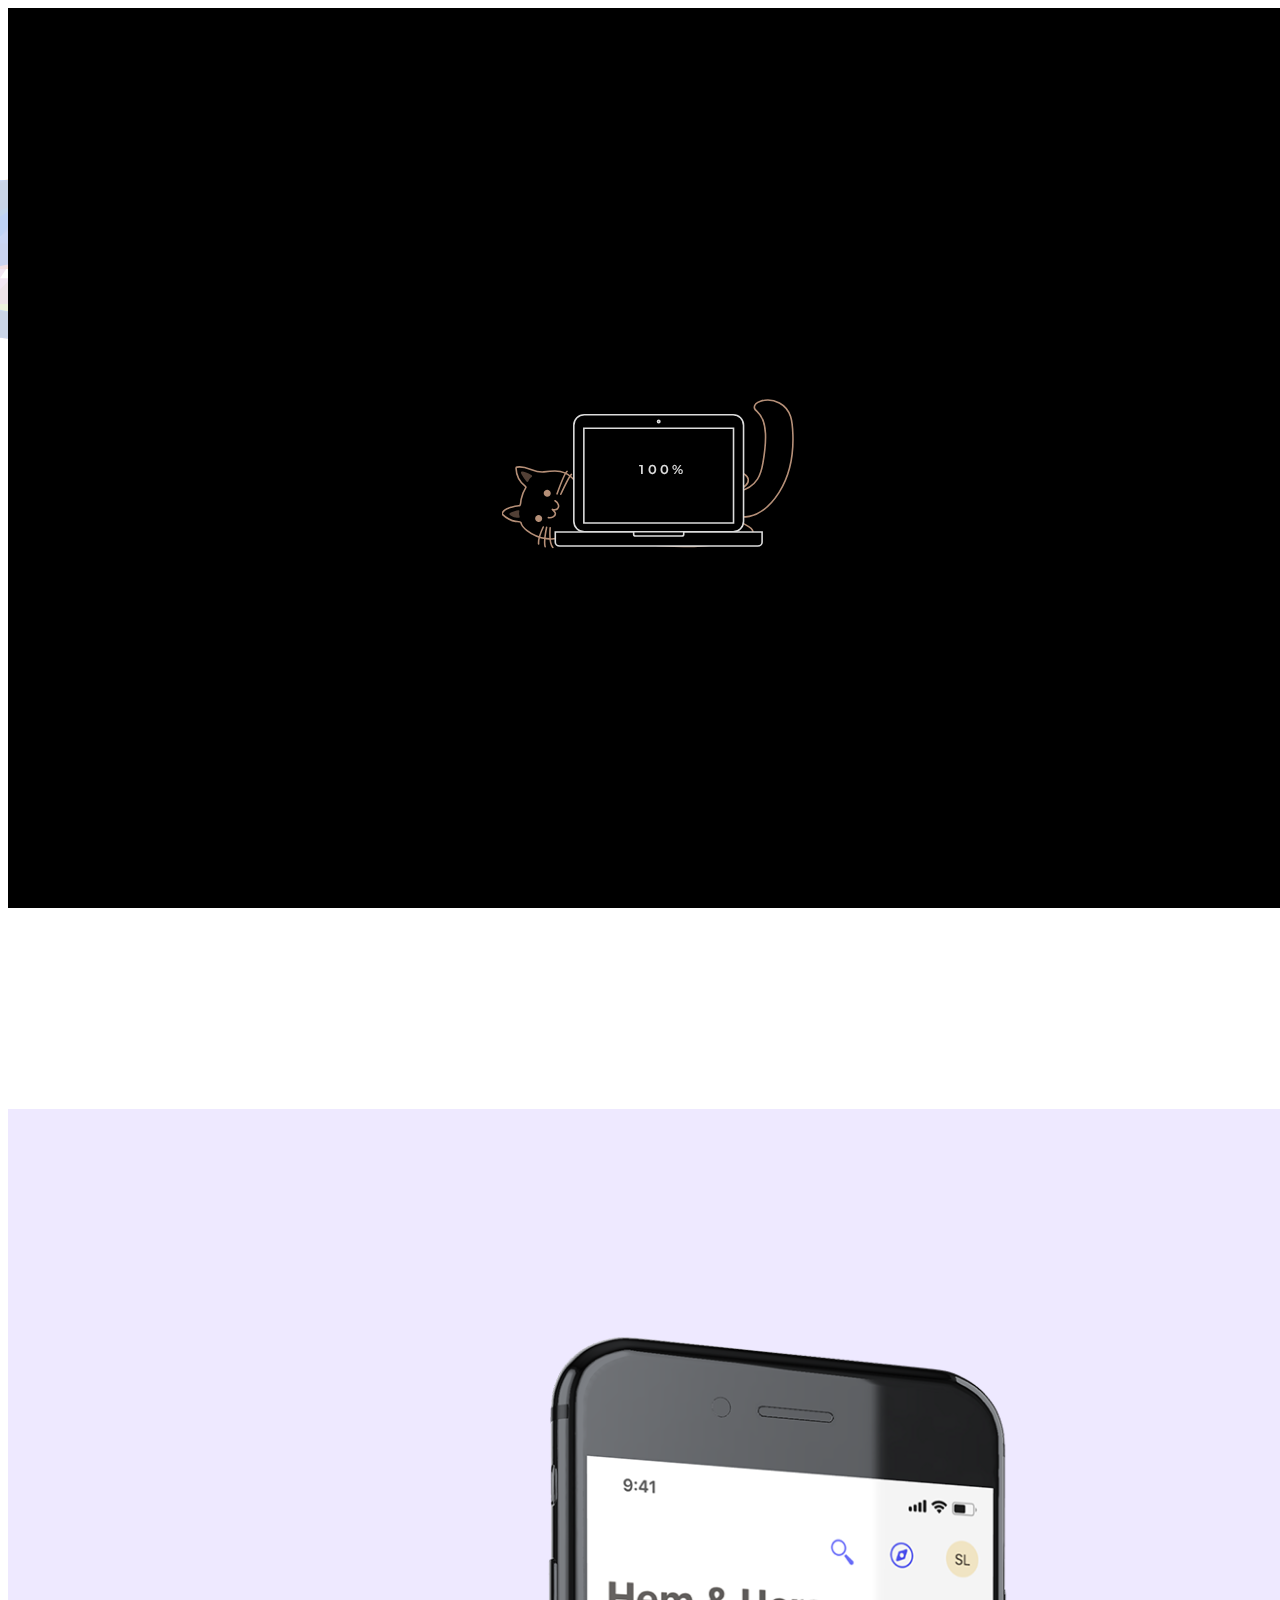
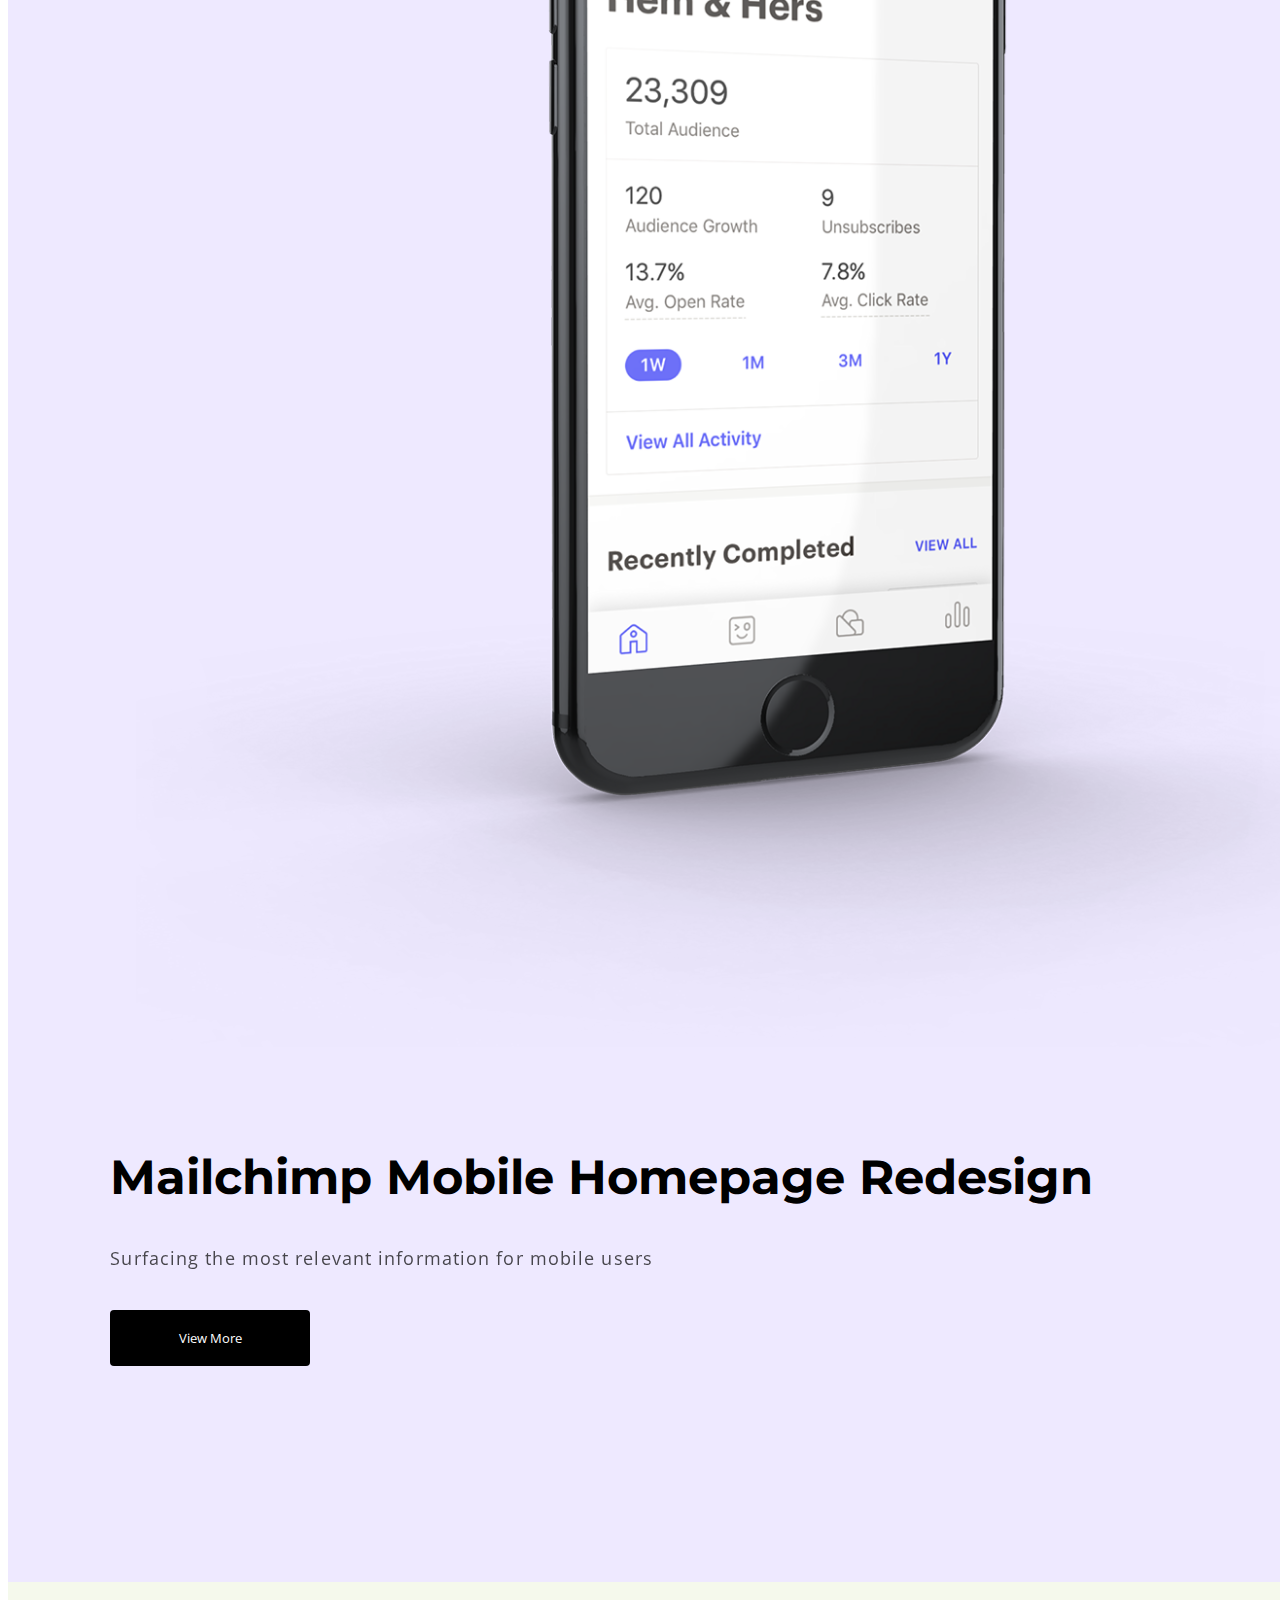
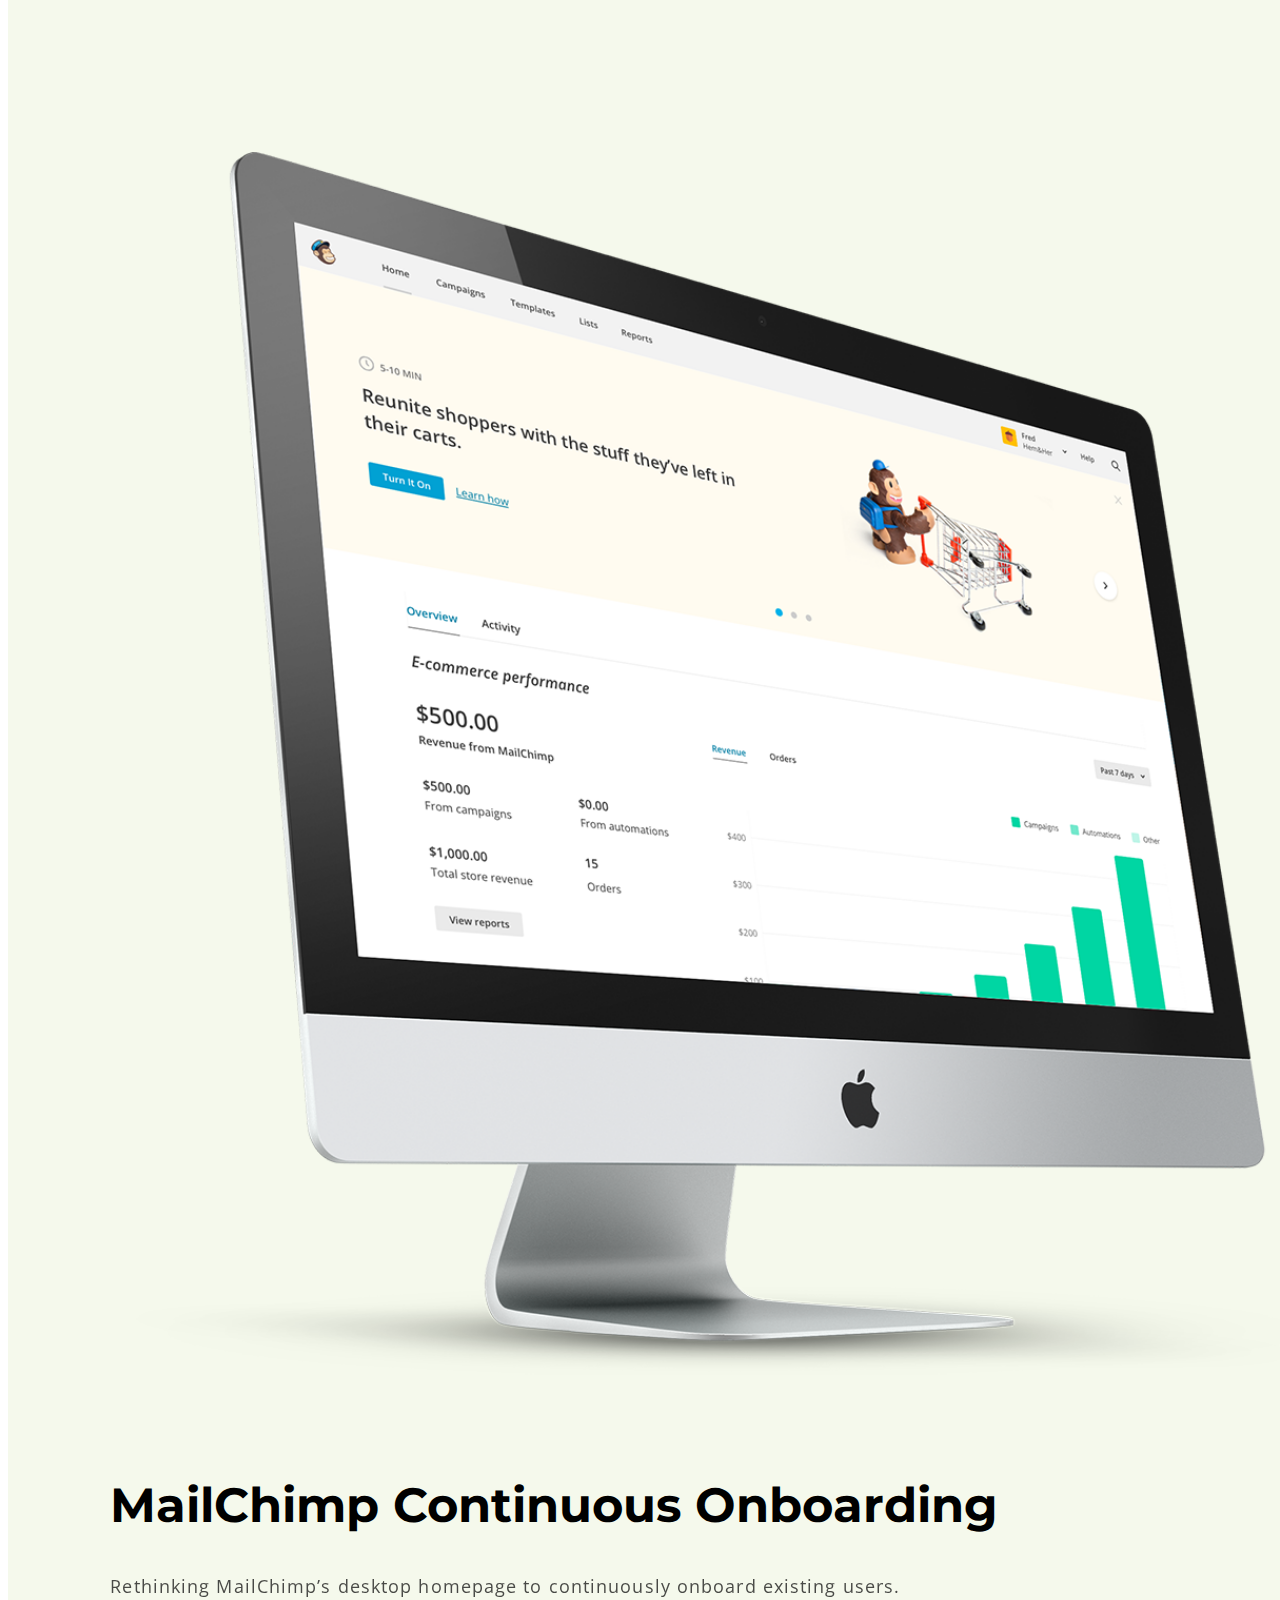
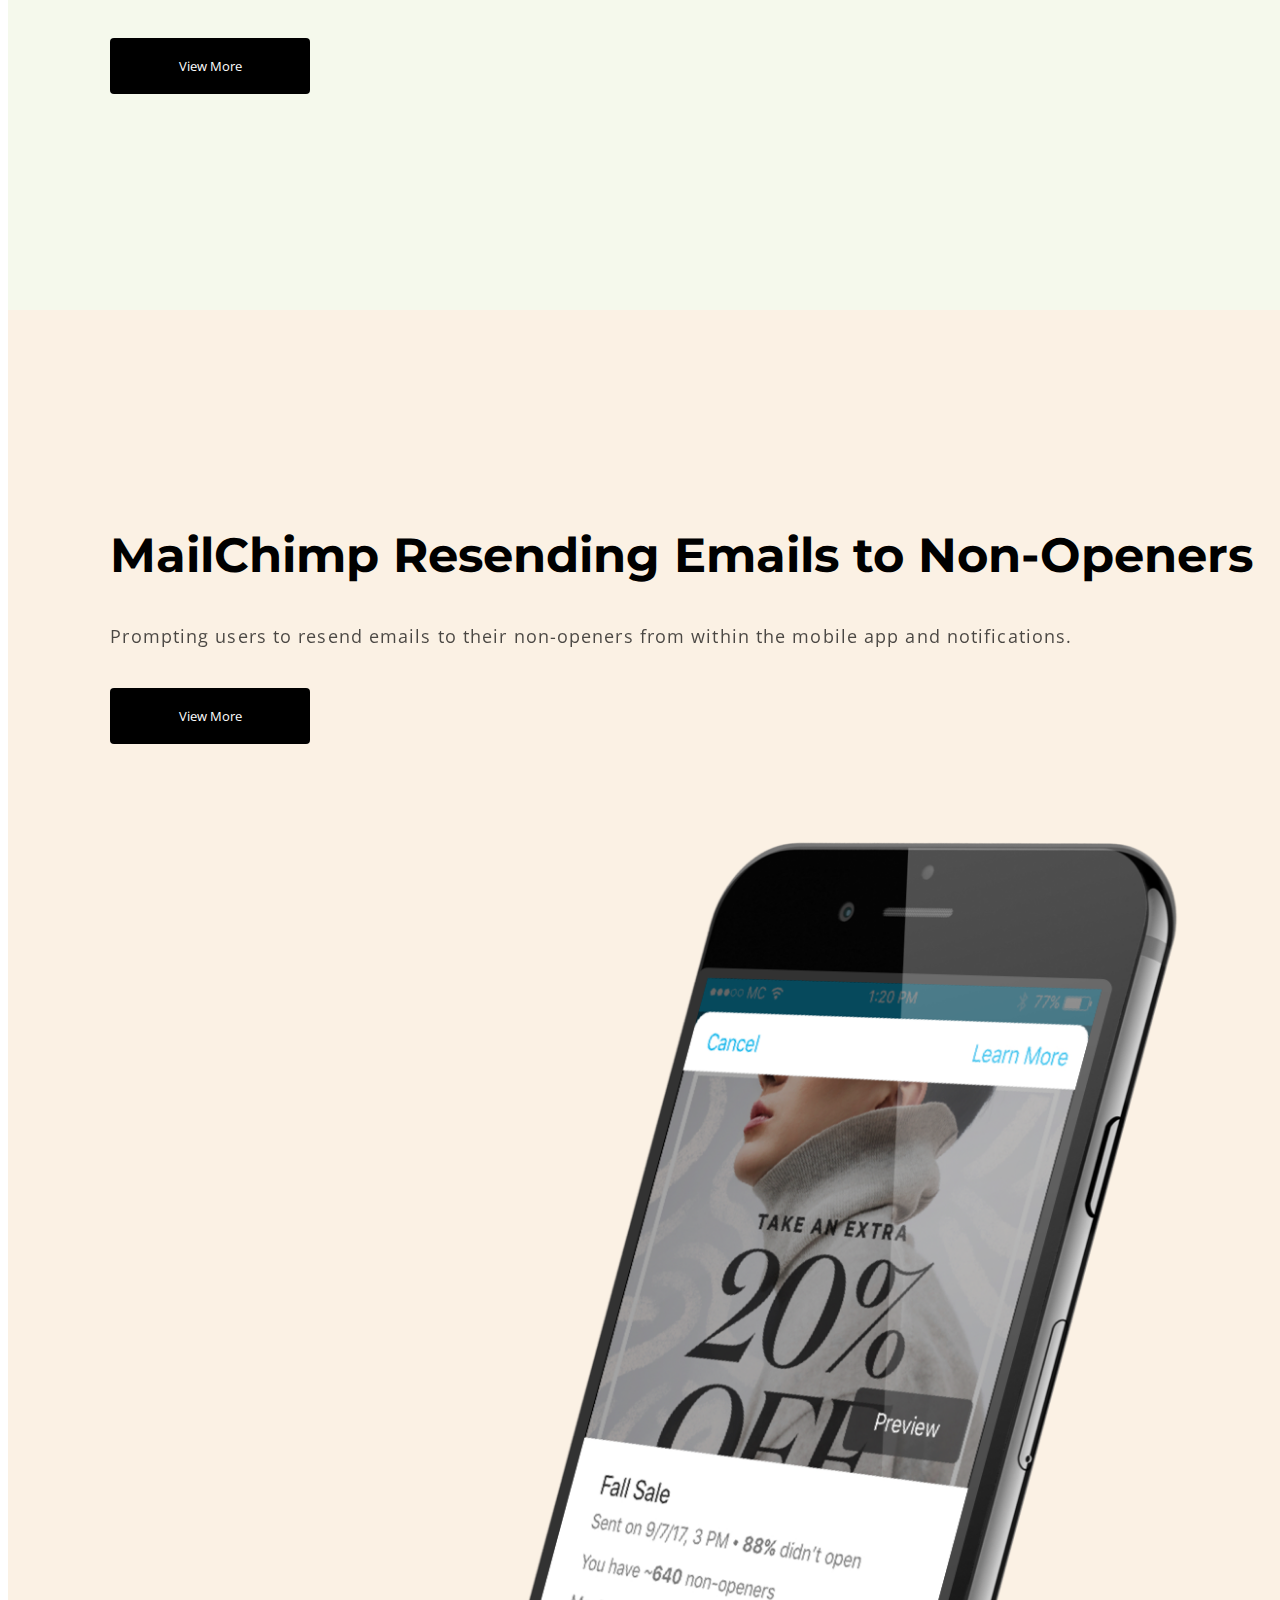
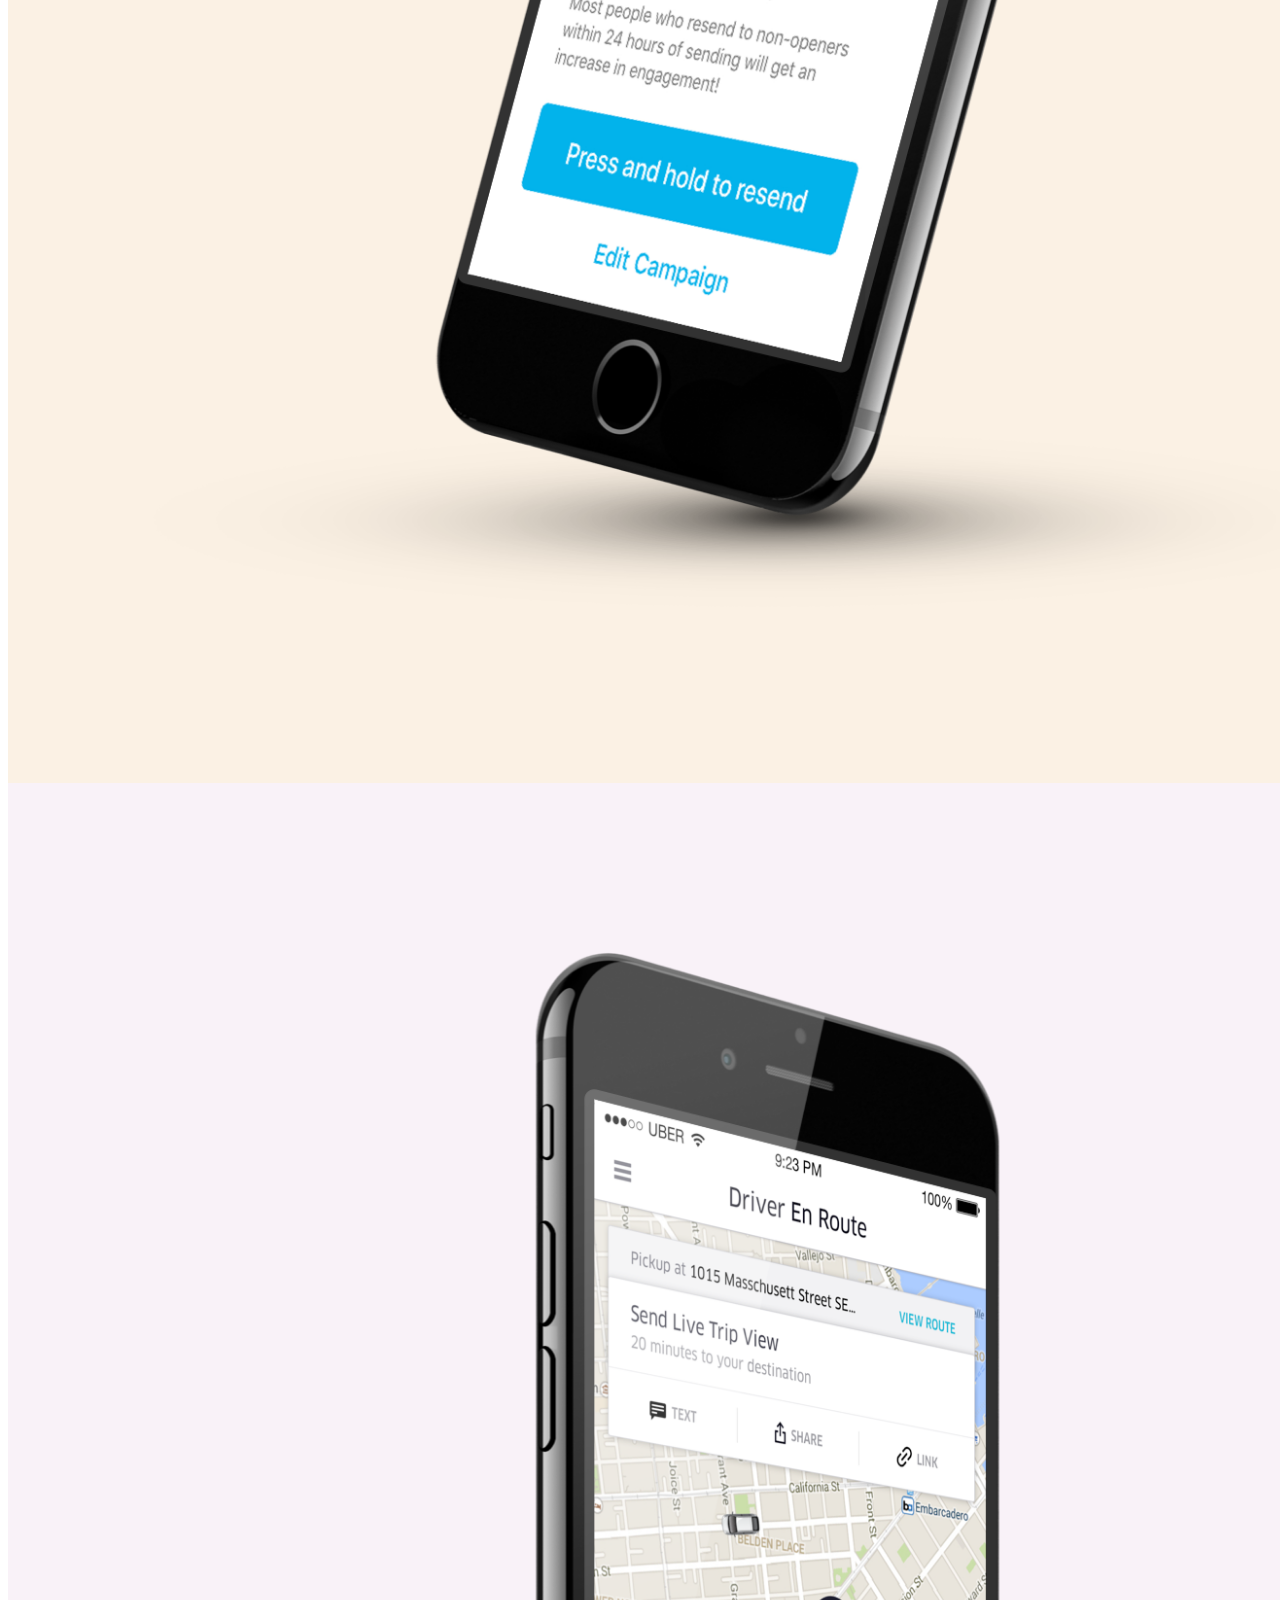
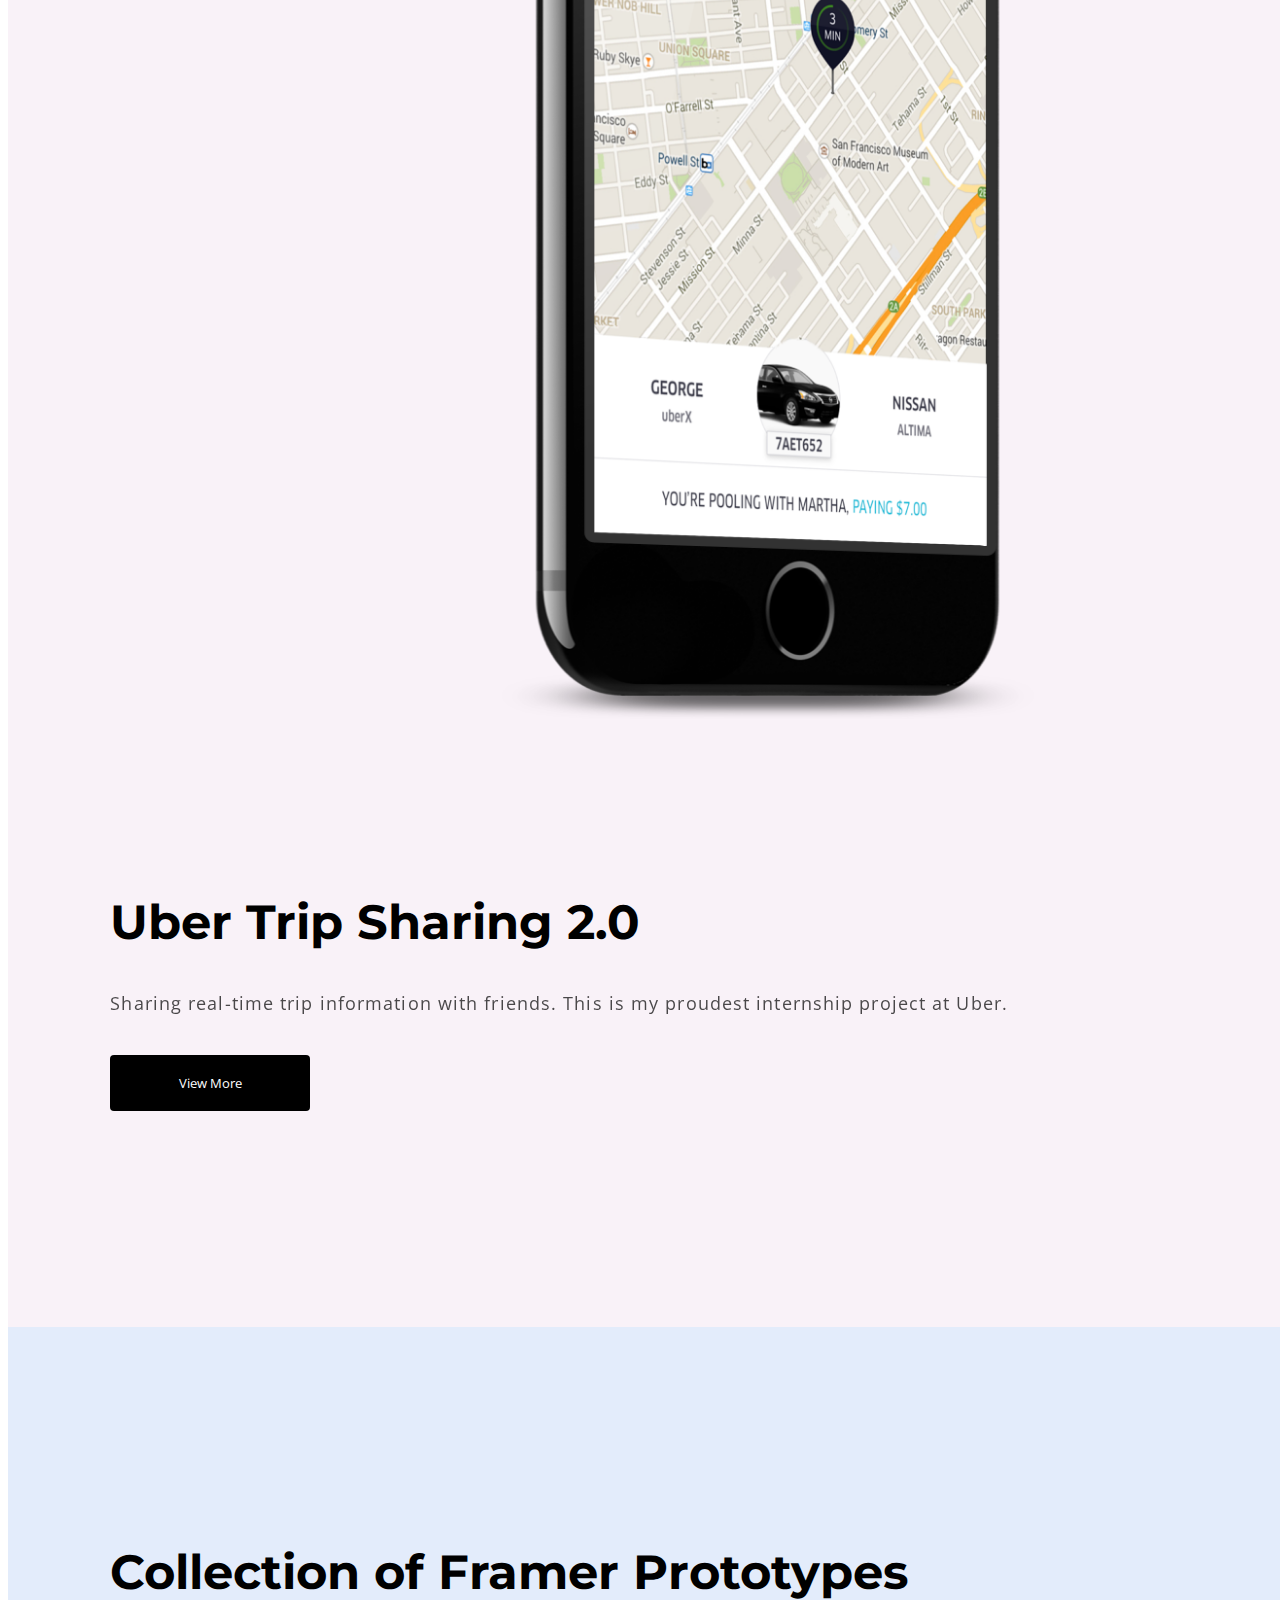
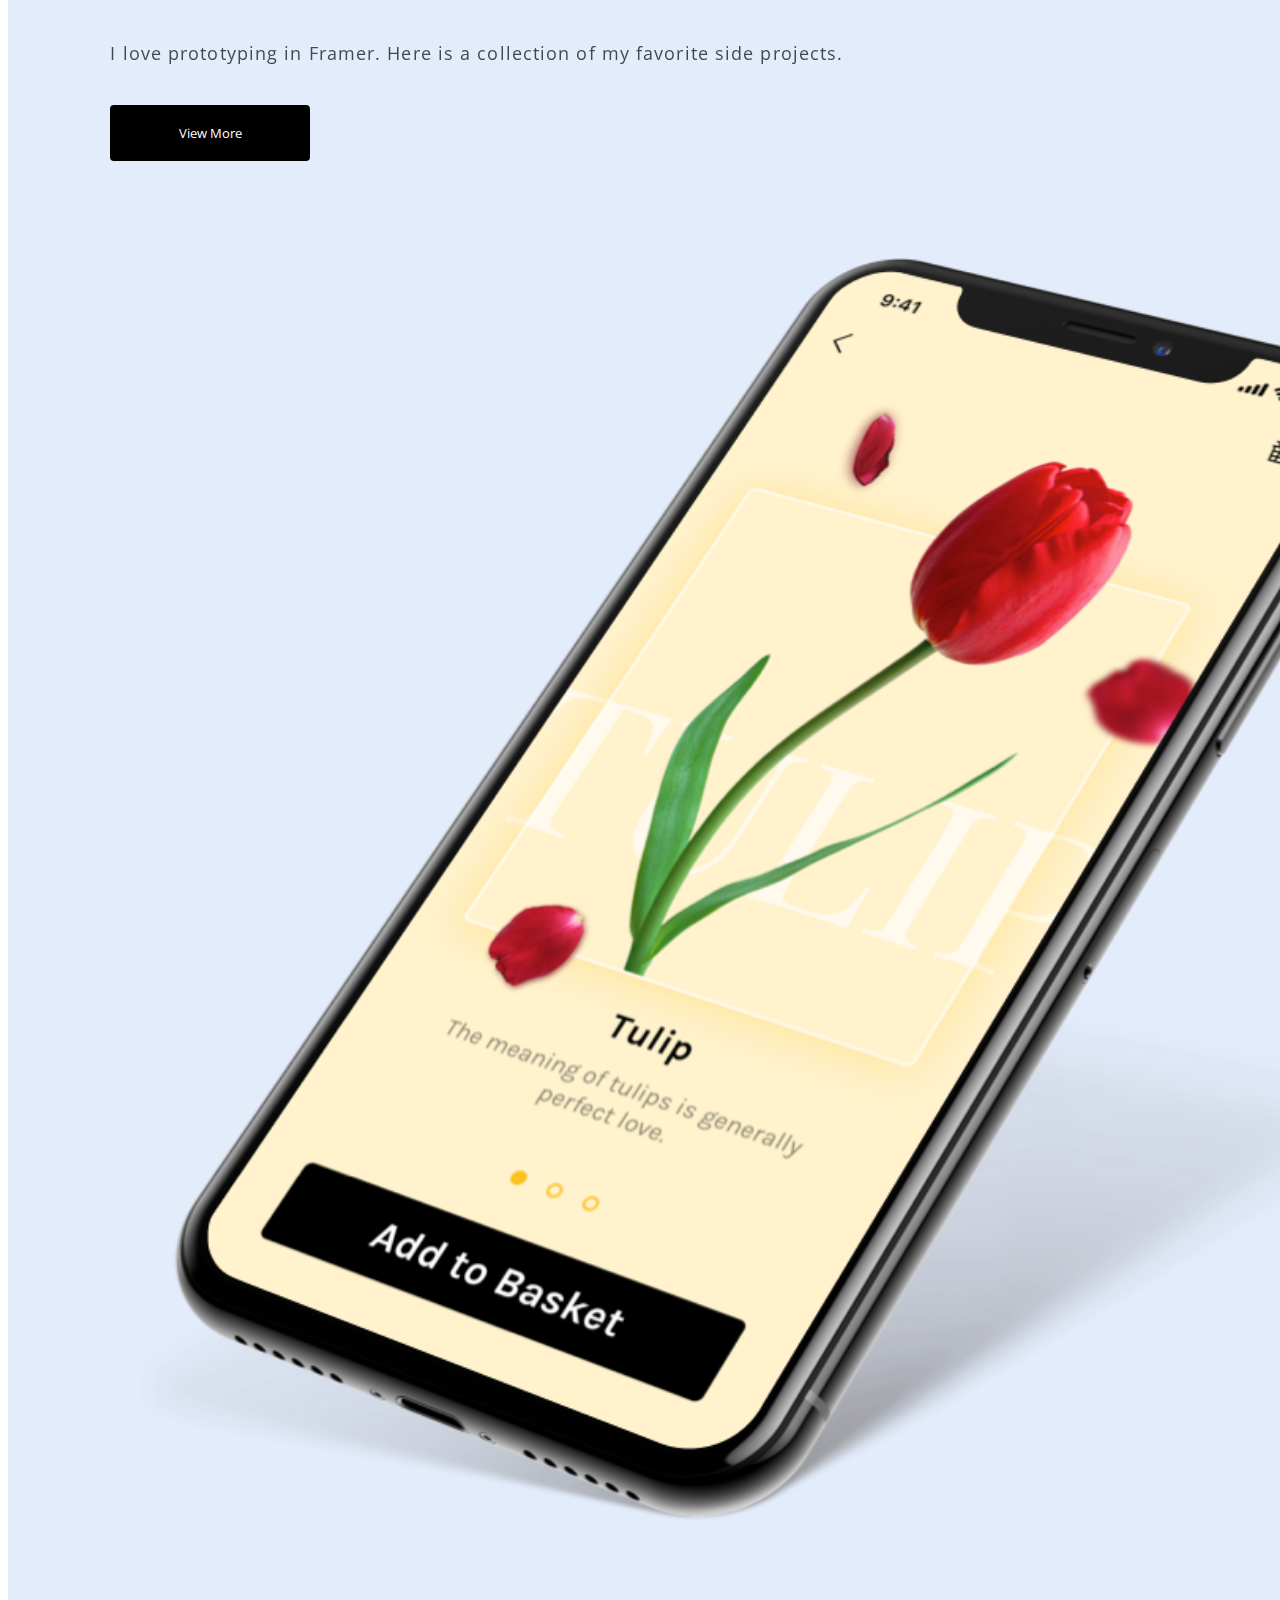
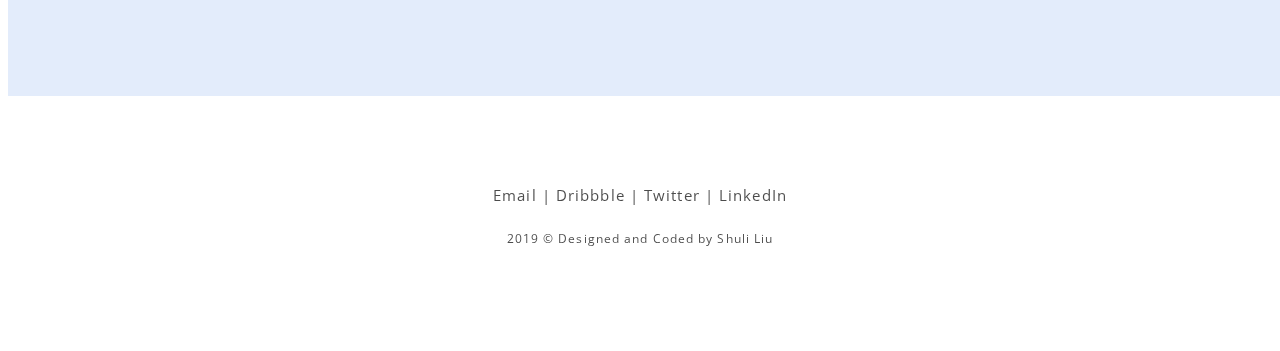
<file: index.html>
<!DOCTYPE html>
<html lang="en">
    <head>
        <title>Shuli Liu's Work</title>
        <meta name="description" content="Shuli's product design work" />
        <meta charset="UTF-8" />
        <meta name="viewport" content="width=device-width, initial-scale=1">
        <link rel="stylesheet" href="https://maxcdn.bootstrapcdn.com/bootstrap/4.0.0-beta.3/css/bootstrap.min.css" integrity="sha384-Zug+QiDoJOrZ5t4lssLdxGhVrurbmBWopoEl+M6BdEfwnCJZtKxi1KgxUyJq13dy" crossorigin="anonymous">
        <link rel="stylesheet" href="css/style.css" />
        <link rel="icon" type="image/png" href="images/favicon32.png" sizes="32x32">
        <link rel="icon" type="image/png" href="images/favicon16.png" sizes="16x16">
        <link href="https://fonts.googleapis.com/css?family=Open+Sans:300,300italic,regular,italic,600,600italic,700,700italic,800,800italic" rel="stylesheet" />
        <link href="https://fonts.googleapis.com/css?family=Montserrat:100,100italic,200,200italic,300,300italic,regular,italic,500,500italic,600,600italic,700,700italic,800,800italic,900,900italic" rel="stylesheet" />
    </head>
    <body class="is-loading">

        <div id="preloader">
            <div class="txt">
                <img class="loader-img" src="images/loader_cat.svg" alt="loading image"/> 
                <p class="txt-perc">0%</p>
                <div class="progress"><span></span></div>
            </div>
        </div>

        <header>
            <div class="container">
                <div class="fixed-top top-nav-projects nav-down">
                    <ul class="">
                        <li class="float-left">
                            <a href="#section-zero" class="link-highlight hidden">SHULI LIU</a>
                        </li>
                        <li class="float-right">
                            <a href="about" class="link-highlight">ABOUT</a>
                        </li>
                    </ul>
                </div>
            </div>
        </header>

        <!-- cover page -->
        <main>
            <section class="section-articles" id="section-zero">
                <div class="container">
                    <center>
                        <h2 class="center-align" id="intro-title">Hello, I am Shuli Liu</h2>
                        <p class = "center-align" id="intro-p">I'm a product designer focused on interaction design and prototyping.</p>
                    </center>
      
                    <div id="lottie">
                        <!-- <img class="full-screen" src = "images/workspace.png" /> -->
                    </div>
                    
                    <div id="welcome-small">
                        <img src="images/workspace-small.png" alt="welcome illustration small">
                    </div>

                    <div class="arrow-container center-aligned">
                            <a id="scroll-arrow" href="#section-one">
                                <img src="images/arrow-down.png" width="16" alt="arrow down"/>
                            </a>
                    </div>
                </div>
            </section>
            

        <!-- sections -->
            <!-- <div class="side-nav">
                <ul>
                    <li>COVER</li>
                    <li>GRID</li>
                </ul>
            </div> -->
            <section class="full-screen section-projects" id="section-one">
                <div class="container">
                    <div class="row">
                        <div class="col-lg-6">
                            <img src="images/mobile_home.png" class="project-images" alt="continuous onboarding screenshot"/> 
                        </div>
                        <div class = "col-lg-6">
                            <div class = "project-introductions">
                                <p class="bg-number" id="bg-number-1">01</p>
                                <h1 class="project-intro-title">Mailchimp Mobile Homepage Redesign</h1>
                                <p class="project-intro-desc">Surfacing the most relevant information for mobile users</p>
                                <a href="mailchimp_home"><button type="button">View More</button></a>
                            </div>
                        </div>
                    </div>
                </div>  
            </section>
            <section class="full-screen section-projects" id="section-two">
                <div class="container">
                    <div class="row">
                        <div class="col-lg-6">
                            <img src="images/onboarding.png" class="project-images" alt="continuous onboarding screenshot"/> 
                        </div>
                        <div class = "col-lg-6">
                            <div class = "project-introductions">
                                <p class="bg-number" id="bg-number-2">02</p>
                                <h1 class="project-intro-title">MailChimp Continuous Onboarding</h1>
                                <p class="project-intro-desc">Rethinking MailChimp’s desktop homepage to continuously onboard existing users.</p>
                                <a href="continuous_onboarding"><button type="button">View More</button></a>
                            </div>
                        </div>
                    </div>
                </div>  
            </section>
            <section class="full-screen section-projects" id="section-three">
                    <div class="container">
                        <div class="row">
                            <div class = "col-lg-6">
                                <div class = "project-introductions">
                                    <p class="bg-number" id="bg-number-3">03</p>
                                    <h1 class="project-intro-title">MailChimp Resending Emails to Non-Openers</h1>
                                    <p class="project-intro-desc">Prompting users to resend emails to their non-openers from within the mobile app and notifications. </p>
                                    <a href="resend_to_non_openers"><button type="button">View More</button></a>
                                </div>
                            </div>
                            <div class="col-lg-6">
                                    <img src="images/resend.png" class="project-images" alt="MailChimp resend to non-openers screen"/> 
                            </div>
                        </div>
                    </div>  
                </section>
                <section class="full-screen section-projects" id="section-four">
                        <div class="container">
                            <div class="row">
                                <div class="col-lg-6">
                                    <img src="images/uber.png" class="project-images" alt="uber trip sharing screen"/> 
                                </div>
                                <div class = "col-lg-6">
                                    <div class = "project-introductions" id="index-uber">
                                        <p class="bg-number" id="bg-number-4">04</p>
                                        <h1 class="project-intro-title">Uber Trip Sharing 2.0</h1>
                                        <p class="project-intro-desc">Sharing real-time trip information with friends. This is my proudest internship project at Uber.</p>
                                        <a href="uber_share_trip"><button type="button">View More</button></a>
                                    </div>
                                </div>
                            </div>
                        </div>  
                    </section>
                    <section class="full-screen section-projects" id="section-five">
                            <div class="container">
                                <div class="row">
                                    <div class = "col-lg-6">
                                        <div class = "project-introductions">
                                            <p class="bg-number" id="bg-number-5">05</p>
                                            <h1 class="project-intro-title">Collection of Framer Prototypes</h1>
                                            <p class="project-intro-desc">I love prototyping in Framer. Here is a collection of my favorite side projects.</p>
                                            <a href="prototype_collection"><button type="button">View More</button></a>
                                        </div>
                                    </div>
                                    <div class="col-lg-6">
                                            <img src="images/floral_mockup.png" class="project-images" alt="framer prototype screenshot"/> 
                                    </div>
                                </div>
                            </div>  
                    </section>
                </main>

                    <footer>
                        <div class="container">
                            <center>
                                <p class="caption-text">
                                    <a href="mailto:shuli.liu@gatech.edu" target="_blank" class="link-highlight">Email</a> |
                                    <a href="https://dribbble.com/shuliliu" target="_blank" class="link-highlight">Dribbble</a> |
                                    <a href="https://twitter.com/LIZZIELIU1" target="_blank" class="link-highlight">Twitter</a> |
                                    <a href="https://www.linkedin.com/in/shuliliu1991/" target="_blank" class="link-highlight">LinkedIn</a>
                                </p>
                                <p class="small-texts">2019 © Designed and Coded by Shuli Liu</p>
                            </center>
                        </div>
                    </footer>

        <script src="js/bodymovin.js" type="text/javascript"></script>
        <script src="js/lottie.js" type="text/javascript"></script>
        <script src="js/jquery-3.3.1.min.js"></script>
        <script src="https://cdnjs.cloudflare.com/ajax/libs/popper.js/1.12.9/umd/popper.min.js" integrity="sha384-ApNbgh9B+Y1QKtv3Rn7W3mgPxhU9K/ScQsAP7hUibX39j7fakFPskvXusvfa0b4Q" crossorigin="anonymous"></script>
        <script src="https://maxcdn.bootstrapcdn.com/bootstrap/4.0.0-beta.3/js/bootstrap.min.js" integrity="sha384-a5N7Y/aK3qNeh15eJKGWxsqtnX/wWdSZSKp+81YjTmS15nvnvxKHuzaWwXHDli+4" crossorigin="anonymous"></script>
        <script src="js/imagesloaded.pkgd.min.js" type="text/javascript"></script>
        <script src="js/ScrollMagic.min.js" type="text/javascript"></script>
        <script src="js/TweenMax.min.js" type="text/javascript"></script>
        <script src="js/loading-entry.js" type="text/javascript"></script>
        <script>
            // Insert bodymovin code
            bodymovin.loadAnimation({
                container: document.getElementById('lottie'), // Required
                path: 'assets/workspace.json', // Required
                renderer: 'svg', // Required
                loop: true, // Optional
                autoplay: true, // Optional
                name: "cover_animation", // Name for future reference. Optional.
            }); 
        </script>
    </body>
</html>
</file>
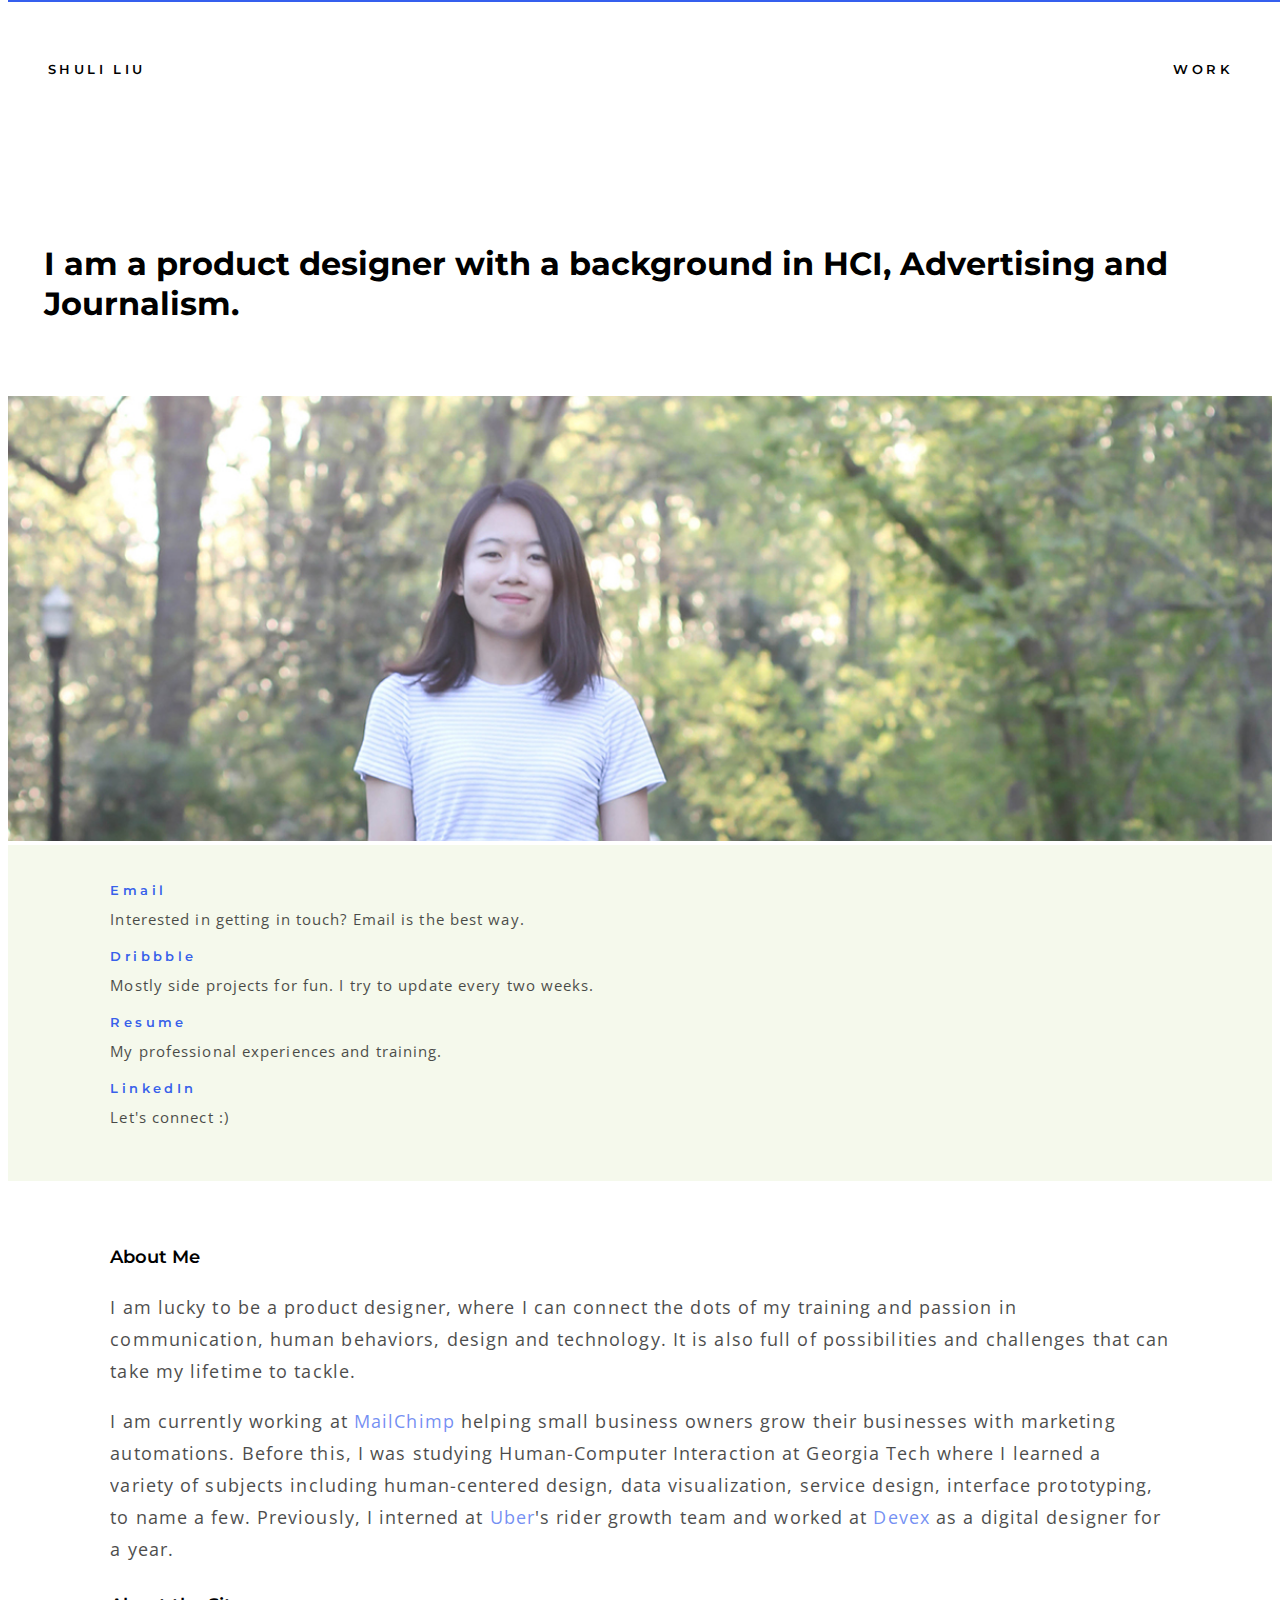
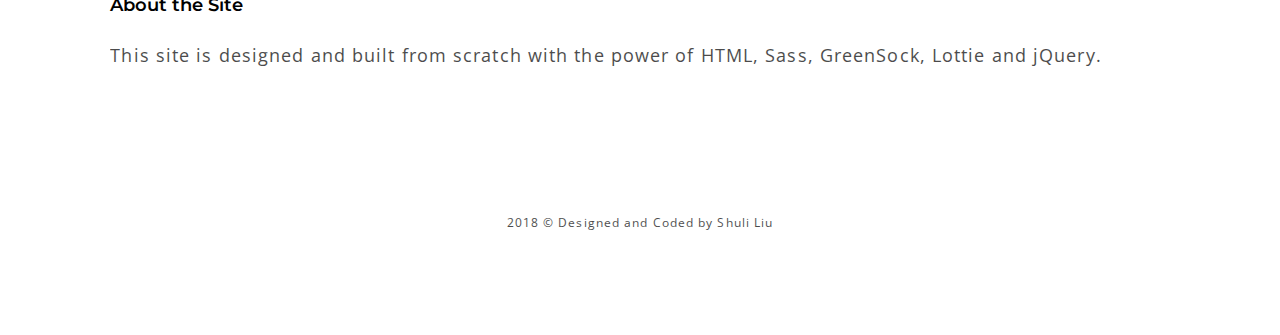
<file: about.html>
<!DOCTYPE html>
<html lang="en">
    <head>
        <meta charset="UTF-8" />
        <title>About Shuli Liu</title>
        <meta name="description" content="Shuli's product design work" />
        <meta name="viewport" content="width=device-width, initial-scale=1">
        <link rel="stylesheet" href="https://maxcdn.bootstrapcdn.com/bootstrap/4.0.0-beta.3/css/bootstrap.min.css" integrity="sha384-Zug+QiDoJOrZ5t4lssLdxGhVrurbmBWopoEl+M6BdEfwnCJZtKxi1KgxUyJq13dy" crossorigin="anonymous">
        <link rel="stylesheet" href="css/style.css" />
        <link rel="icon" type="image/png" href="images/favicon32.png" sizes="32x32">
        <link rel="icon" type="image/png" href="images/favicon16.png" sizes="16x16">
        <link href="https://fonts.googleapis.com/css?family=Open+Sans:300,300italic,regular,italic,600,600italic,700,700italic,800,800italic" rel="stylesheet" />
        <link href="https://fonts.googleapis.com/css?family=Montserrat:100,100italic,200,200italic,300,300italic,regular,italic,500,500italic,600,600italic,700,700italic,800,800italic,900,900italic" rel="stylesheet" />
    </head>
    <body>

        <header>
            <div class="pace pace-active">
                <div class="pace-progress"><span></span></div>
            </div>
            <div class="container">
                <div class="fixed-top top-nav-projects nav-down">
                    <ul>
                        <li class="float-left">
                            <a href="index.html" class="link-highlight">SHULI LIU</a>
                        </li>
                        <li class="float-right">
                            <a href="index.html" class="link-highlight">WORK</a>
                        </li>
                    </ul>
                </div>
            </div>
        </header>
        
        <main>
            <section class="section-articles" id="about-intro-texts">
                <div class="container">
                    <h2>I am a product designer with a background in HCI, Advertising and Journalism. </h2>
                </div>
            </section>

            <div class="container-fluid" id="about-photo">
                <img class="full-screen" src="images/shuli_liu_photo.jpg" />
            </div>

            <div  class="section-articles" id="contacts">
                <div class="container">
                    <div class="row">
                        <div class="col-lg-3">
                            <a href="mailto:shuli.lizzie.liu@gmail.com" target="_blank" class="link-highlight">Email</a>
                            <p class="caption-text">Interested in getting in touch? Email is the best way.</p>
                        </div>
                        <div class="col-lg-3">
                            <a href="https://dribbble.com/shuliliu" target="_blank" class="link-highlight">Dribbble</a>
                            <p class="caption-text">Mostly side projects for fun. I try to update every two weeks.</p>
                        </div>
                        <div class="col-lg-3">
                            <a href="resume_shuli_liu.pdf" target="_blank" class="link-highlight">Resume</a>
                            <p class="caption-text">My professional experiences and training.</p>
                        </div>
                        <div class="col-lg-3">
                            <a href="https://www.linkedin.com/in/shuliliu1991/" target="_blank" class="link-highlight">LinkedIn</a>
                            <p class="caption-text">Let's connect :)</p>
                        </div>
                    </div>
                </div>
            </div>

            <section  class="section-articles">
                <div class="container">
                    <div class="row">
                        <div class="col-lg-2"></div>
                        <div class="col-lg-8">
                            <h4>About Me</h4>
                            <p>I am lucky to be a product designer, where I can connect the dots of my training and passion in communication, human behaviors, design and technology. It is also full of possibilities and challenges that can take my lifetime to tackle. </p>
                            <p>I am currently working at <a href="https://mailchimp.com/" class="link-highlight" target="_blank">MailChimp</a> helping small business owners grow their businesses with marketing automations. Before this, I was studying Human-Computer Interaction at Georgia Tech where I learned a variety of subjects including human-centered design, data visualization, service design, interface prototyping, to name a few. Previously, I interned at <a href="https://www.uber.com/" class="link-highlight" target="_blank">Uber</a>'s rider growth team and worked at <a href="https://www.devex.com/" class="link-highlight" target="_blank">Devex</a> as a digital designer for a year.</p>
                            <h4>About the Site</h4> 
                            <p>This site is designed and built from scratch with the power of HTML, Sass, GreenSock, Lottie and jQuery.</p>
                        </div>
                        <div class="col-lg-2"></div>
                    </div>
                </div>
            </section>
        </main>
        
        <footer>
            <div class="container">
                <center>
                    <p class="small-texts">2018 © Designed and Coded by Shuli Liu</p>
                </center>
            </div>
        </footer>
        
        <script src="js/jquery-3.3.1.min.js"></script>
        <script src="https://cdnjs.cloudflare.com/ajax/libs/popper.js/1.12.9/umd/popper.min.js" integrity="sha384-ApNbgh9B+Y1QKtv3Rn7W3mgPxhU9K/ScQsAP7hUibX39j7fakFPskvXusvfa0b4Q" crossorigin="anonymous"></script>
        <script src="https://maxcdn.bootstrapcdn.com/bootstrap/4.0.0-beta.3/js/bootstrap.min.js" integrity="sha384-a5N7Y/aK3qNeh15eJKGWxsqtnX/wWdSZSKp+81YjTmS15nvnvxKHuzaWwXHDli+4" crossorigin="anonymous"></script>
        <script src="js/imagesloaded.pkgd.min.js" type="text/javascript"></script>
        <script src="js/ScrollMagic.min.js" type="text/javascript"></script>
        <script src="js/TweenMax.min.js" type="text/javascript"></script>
        <script src="js/loading.js" type="text/javascript"></script>
    </body>
</html>
</file>
<file: css/style.css>
@charset "UTF-8";
body {
  background-color: #ffffff;
  overflow-y: sroll;
  overflow-x: hidden; }

#preloader .txt-perc, .top-nav-projects, #contacts .link-highlight {
  font-size: 13px;
  letter-spacing: 3.4px;
  font-weight: 600;
  font-family: Montserrat, sans-serif; }

.nav-arrow {
  font-size: 12px;
  letter-spacing: 3.4px;
  font-weight: 600;
  font-family: Montserrat, sans-serif; }

.small-texts {
  font-size: 12px;
  font-weight: 400;
  font-family: "open sans";
  opacity: 0.7; }

.caption-text {
  font-size: 15px;
  line-height: 24px; }

h1 {
  font-family: Montserrat, sans-serif;
  font-size: 48px;
  font-weight: 700;
  line-height: 58px;
  margin: 32px 0 16px 0; }

#intro-title {
  margin-top: 8vh; }

h2 {
  font-family: Montserrat, sans-serif;
  font-size: 32px;
  font-weight: 700;
  line-height: 40px;
  margin-bottom: 4vh; }

h3 {
  font-family: Montserrat, sans-serif;
  font-size: 20px;
  font-weight: 700;
  line-height: 32px;
  margin: 24px 0 16px 0; }

h4 {
  font-family: Montserrat, sans-serif;
  font-size: 18px;
  font-weight: 600;
  line-height: 32px;
  margin: 24px 0 16px 0; }

p, ol {
  font-family: "Open Sans";
  font-weight: 400;
  font-size: 18px;
  line-height: 32px;
  opacity: 0.7;
  letter-spacing: 1.1px;
  margin-bottom: 16px; }

.center-aligned {
  text-align: center; }

#preloader {
  position: absolute;
  width: 100%;
  height: 100%;
  z-index: 2000;
  background-color: #000000;
  color: #ffffff; }

#preloader .txt {
  position: absolute;
  top: 50%;
  left: 50%;
  -webkit-transform: translate(-50%, -50%);
    -webkit-transform--ms-transform: translate(-50%, -50%);
      -webkit-transform--ms-transform-transform: translate(-50%, -50%); }

#preloader .txt-perc {
  opacity: 1;
  margin: -100px 0 0 30px;
  max-width: 400px;
  text-align: center; }

#preloader .progress {
  width: 100px;
  height: 3px;
  background-color: rgba(255, 255, 255, 0.2);
  margin: 15px 0 15px 107px; }

#preloader .progress span {
  display: block;
  width: 0;
  height: 100%;
  background-color: rgba(255, 255, 255, 0.8); }

.is-loading {
  overflow: hidden; }

.is-hidden {
  visibility: hidden;
  opacity: 0; }

.is-visible {
  visibility: visible;
  opacity: 1; }

.pace.pace-progress {
  width: 100%; }

.pace .pace-progress span {
  background-color: rgba(2, 55, 234, 0.8);
  position: fixed;
  z-index: 3000;
  top: 0;
  height: 2px;
  width: 0;
  transition: width 1s;
  -webkit-transition: width 1s; }

.pace-inactive {
  display: none; }

.shadow {
  box-shadow: 0 7px 72px 0 rgba(0, 0, 0, 0.18);
  -webkit-box-shadow: 0 7px 72px 0 rgba(0, 0, 0, 0.18);
  -moz-box-shadow: 0 7px 72px 0 rgba(0, 0, 0, 0.18); }

a {
  text-decoration: none;
  color: #000000;
  transition: all 0.4s ease-in-out;
  -webkit-transition: all 0.4s ease-in-out; }

a:hover {
  text-decoration: none;
  color: #000000; }

.link-highlight {
  text-decoration: none;
  color: #000000;
  position: relative;
  transition: all 0.4s ease-in-out; }
  .link-highlight:before {
    content: "";
    position: absolute;
    width: 100%;
    height: 3px;
    bottom: -4px;
    left: 0;
    background-color: rgba(2, 55, 234, 0.8);
    visibility: hidden;
    -webkit-transform: scaleX(0);
    transform: scaleX(0);
    -webkit-transition: all 0.4s ease-in-out;
    transition: all 0.4s ease-in-out; }
  .link-highlight:hover:before {
    visibility: visible;
    -webkit-transform: scaleX(1);
    transform: scaleX(1); }

.section-projects button {
  height: 56px;
  border-radius: 4px;
  background-color: #000000;
  border: 0px;
  color: #ffffff;
  font-family: "Open Sans";
  padding: 8px auto;
  min-width: 200px;
  cursor: pointer;
  transition: all 0.4s ease-in-out;
  -webkit-transition: all 0.4s ease-in-out; }

.section-projects button::after {
  content: "→";
  position: absolute;
  opacity: 0;
  left: 140px;
  transition: all 0.4s ease-in-out;
  -webkit-transition: all 0.4s ease-in-out; }

.section-projects button:hover {
  padding-right: 48px; }
  .section-projects button:hover:after {
    left: 140px;
    opacity: 1;
    padding-left: 24px;
    transition: all 0.4s ease-in-out;
    -webkit-transition: all 0.4s ease-in-out; }

.slick-arrow {
  background-repeat: no-repeat;
  background-position: center;
  position: absolute;
  z-index: 100;
  top: 45%;
  width: 60px;
  height: auto;
  cursor: pointer;
  background: transparent; }

.slick-prev {
  left: 36px; }

.slick-next {
  right: 36px; }

.slick-slide {
  opacity: 0.4;
  transition: all 0.4s ease-in-out;
  -webkit-transition: all 0.4s ease-in-out; }

.slick-current {
  opacity: 1;
  transition: all 0.4s ease-in-out;
  -webkit-transition: all 0.4s ease-in-out; }

.slick-slide p {
  padding: 0 30px; }

.top-nav-projects {
  padding: 40px;
  transition: all 0.4s ease-in-out;
  -webkit-transition: all 0.4s ease-in-out; }

.nav-up {
  top: -80px; }

.bookmark-left {
  left: -120px; }

.bookmark-right {
  left: 70px; }

.top-nav-projects ul {
  list-style: none;
  font-weight: 600;
  letter-spacing: 3.4;
  padding: 0; }

.hidden {
  visibility: hidden;
  display: none; }

@media (max-width: 575.98px) {
  .top-nav-projects {
    background-color: #ffffff;
    padding: 16px;
    box-shadow: 0px 0px 70px 0px rgba(0, 0, 0, 0.1);
    -webkit-box-shadow: 0px 0px 70px 0px rgba(0, 0, 0, 0.1);
    -moz-box-shadow: 0px 0px 70px 0px rgba(0, 0, 0, 0.1); }

  progress {
    visibility: hidden; }

  .bookmarks {
    visibility: hidden; } }
@media (min-width: 576px) and (max-width: 767.98px) {
  .top-nav-projects {
    background-color: #ffffff;
    padding: 16px;
    box-shadow: 0px 0px 70px 0px rgba(0, 0, 0, 0.1);
    -webkit-box-shadow: 0px 0px 70px 0px rgba(0, 0, 0, 0.1);
    -moz-box-shadow: 0px 0px 70px 0px rgba(0, 0, 0, 0.1); }

  progress {
    visibility: hidden; }

  .bookmarks {
    visibility: hidden; } }
@media (min-width: 768px) and (max-width: 991.98px) {
  progress {
    visibility: hidden; }

  .bookmarks {
    visibility: hidden; }

  .top-nav-projects {
    background-color: #ffffff;
    padding: 24px;
    box-shadow: 0px 0px 70px 0px rgba(0, 0, 0, 0.1);
    -webkit-box-shadow: 0px 0px 70px 0px rgba(0, 0, 0, 0.1);
    -moz-box-shadow: 0px 0px 70px 0px rgba(0, 0, 0, 0.1); } }
@media (min-width: 992px) and (max-width: 1199.98px) {
  progress {
    visibility: hidden; }

  .bookmarks {
    visibility: hidden; } }
#contacts {
  background-color: rgba(230, 239, 208, 0.4); }

#contacts .caption-text {
  margin-top: 8px; }

#about-intro-texts {
  background-color: #ffffff;
  padding: 36px;
  margin-top: 80px; }

#about-intro h2 {
  width: 24vw; }

body {
  background-color: #ffffff;
  overflow-y: sroll;
  overflow-x: hidden; }

#preloader .txt-perc, .top-nav-projects, #contacts .link-highlight {
  font-size: 13px;
  letter-spacing: 3.4px;
  font-weight: 600;
  font-family: Montserrat, sans-serif; }

.nav-arrow {
  font-size: 12px;
  letter-spacing: 3.4px;
  font-weight: 600;
  font-family: Montserrat, sans-serif; }

.small-texts {
  font-size: 12px;
  font-weight: 400;
  font-family: "open sans";
  opacity: 0.7; }

.caption-text {
  font-size: 15px;
  line-height: 24px; }

h1 {
  font-family: Montserrat, sans-serif;
  font-size: 48px;
  font-weight: 700;
  line-height: 58px;
  margin: 32px 0 16px 0; }

#intro-title {
  margin-top: 8vh; }

h2 {
  font-family: Montserrat, sans-serif;
  font-size: 32px;
  font-weight: 700;
  line-height: 40px;
  margin-bottom: 4vh; }

h3 {
  font-family: Montserrat, sans-serif;
  font-size: 20px;
  font-weight: 700;
  line-height: 32px;
  margin: 24px 0 16px 0; }

h4 {
  font-family: Montserrat, sans-serif;
  font-size: 18px;
  font-weight: 600;
  line-height: 32px;
  margin: 24px 0 16px 0; }

p, ol {
  font-family: "Open Sans";
  font-weight: 400;
  font-size: 18px;
  line-height: 32px;
  opacity: 0.7;
  letter-spacing: 1.1px;
  margin-bottom: 16px; }

.center-aligned {
  text-align: center; }

#preloader {
  position: absolute;
  width: 100%;
  height: 100%;
  z-index: 2000;
  background-color: #000000;
  color: #ffffff; }

#preloader .txt {
  position: absolute;
  top: 50%;
  left: 50%;
  -webkit-transform: translate(-50%, -50%);
    -webkit-transform--ms-transform: translate(-50%, -50%);
      -webkit-transform--ms-transform-transform: translate(-50%, -50%); }

#preloader .txt-perc {
  opacity: 1;
  margin: -100px 0 0 30px;
  max-width: 400px;
  text-align: center; }

#preloader .progress {
  width: 100px;
  height: 3px;
  background-color: rgba(255, 255, 255, 0.2);
  margin: 15px 0 15px 107px; }

#preloader .progress span {
  display: block;
  width: 0;
  height: 100%;
  background-color: rgba(255, 255, 255, 0.8); }

.is-loading {
  overflow: hidden; }

.is-hidden {
  visibility: hidden;
  opacity: 0; }

.is-visible {
  visibility: visible;
  opacity: 1; }

.pace.pace-progress {
  width: 100%; }

.pace .pace-progress span {
  background-color: rgba(2, 55, 234, 0.8);
  position: fixed;
  z-index: 3000;
  top: 0;
  height: 2px;
  width: 0;
  transition: width 1s;
  -webkit-transition: width 1s; }

.pace-inactive {
  display: none; }

.shadow {
  box-shadow: 0 7px 72px 0 rgba(0, 0, 0, 0.18);
  -webkit-box-shadow: 0 7px 72px 0 rgba(0, 0, 0, 0.18);
  -moz-box-shadow: 0 7px 72px 0 rgba(0, 0, 0, 0.18); }

a {
  text-decoration: none;
  color: #000000;
  transition: all 0.4s ease-in-out;
  -webkit-transition: all 0.4s ease-in-out; }

a:hover {
  text-decoration: none;
  color: #000000; }

.link-highlight {
  text-decoration: none;
  color: #000000;
  position: relative;
  transition: all 0.4s ease-in-out; }
  .link-highlight:before {
    content: "";
    position: absolute;
    width: 100%;
    height: 3px;
    bottom: -4px;
    left: 0;
    background-color: rgba(2, 55, 234, 0.8);
    visibility: hidden;
    -webkit-transform: scaleX(0);
    transform: scaleX(0);
    -webkit-transition: all 0.4s ease-in-out;
    transition: all 0.4s ease-in-out; }
  .link-highlight:hover:before {
    visibility: visible;
    -webkit-transform: scaleX(1);
    transform: scaleX(1); }

.section-projects button {
  height: 56px;
  border-radius: 4px;
  background-color: #000000;
  border: 0px;
  color: #ffffff;
  font-family: "Open Sans";
  padding: 8px auto;
  min-width: 200px;
  cursor: pointer;
  transition: all 0.4s ease-in-out;
  -webkit-transition: all 0.4s ease-in-out; }

.section-projects button::after {
  content: "→";
  position: absolute;
  opacity: 0;
  left: 140px;
  transition: all 0.4s ease-in-out;
  -webkit-transition: all 0.4s ease-in-out; }

.section-projects button:hover {
  padding-right: 48px; }
  .section-projects button:hover:after {
    left: 140px;
    opacity: 1;
    padding-left: 24px;
    transition: all 0.4s ease-in-out;
    -webkit-transition: all 0.4s ease-in-out; }

.slick-arrow {
  background-repeat: no-repeat;
  background-position: center;
  position: absolute;
  z-index: 100;
  top: 45%;
  width: 60px;
  height: auto;
  cursor: pointer;
  background: transparent; }

.slick-prev {
  left: 36px; }

.slick-next {
  right: 36px; }

.slick-slide {
  opacity: 0.4;
  transition: all 0.4s ease-in-out;
  -webkit-transition: all 0.4s ease-in-out; }

.slick-current {
  opacity: 1;
  transition: all 0.4s ease-in-out;
  -webkit-transition: all 0.4s ease-in-out; }

.slick-slide p {
  padding: 0 30px; }

.top-nav-projects {
  padding: 40px;
  transition: all 0.4s ease-in-out;
  -webkit-transition: all 0.4s ease-in-out; }

.nav-up {
  top: -80px; }

.bookmark-left {
  left: -120px; }

.bookmark-right {
  left: 70px; }

.top-nav-projects ul {
  list-style: none;
  font-weight: 600;
  letter-spacing: 3.4;
  padding: 0; }

.hidden {
  visibility: hidden;
  display: none; }

@media (max-width: 575.98px) {
  .top-nav-projects {
    background-color: #ffffff;
    padding: 16px;
    box-shadow: 0px 0px 70px 0px rgba(0, 0, 0, 0.1);
    -webkit-box-shadow: 0px 0px 70px 0px rgba(0, 0, 0, 0.1);
    -moz-box-shadow: 0px 0px 70px 0px rgba(0, 0, 0, 0.1); }

  progress {
    visibility: hidden; }

  .bookmarks {
    visibility: hidden; } }
@media (min-width: 576px) and (max-width: 767.98px) {
  .top-nav-projects {
    background-color: #ffffff;
    padding: 16px;
    box-shadow: 0px 0px 70px 0px rgba(0, 0, 0, 0.1);
    -webkit-box-shadow: 0px 0px 70px 0px rgba(0, 0, 0, 0.1);
    -moz-box-shadow: 0px 0px 70px 0px rgba(0, 0, 0, 0.1); }

  progress {
    visibility: hidden; }

  .bookmarks {
    visibility: hidden; } }
@media (min-width: 768px) and (max-width: 991.98px) {
  progress {
    visibility: hidden; }

  .bookmarks {
    visibility: hidden; }

  .top-nav-projects {
    background-color: #ffffff;
    padding: 24px;
    box-shadow: 0px 0px 70px 0px rgba(0, 0, 0, 0.1);
    -webkit-box-shadow: 0px 0px 70px 0px rgba(0, 0, 0, 0.1);
    -moz-box-shadow: 0px 0px 70px 0px rgba(0, 0, 0, 0.1); } }
@media (min-width: 992px) and (max-width: 1199.98px) {
  progress {
    visibility: hidden; }

  .bookmarks {
    visibility: hidden; } }
body {
  background-color: #ffffff;
  overflow-y: sroll;
  overflow-x: hidden; }

#preloader .txt-perc, .top-nav-projects, #contacts .link-highlight {
  font-size: 13px;
  letter-spacing: 3.4px;
  font-weight: 600;
  font-family: Montserrat, sans-serif; }

.nav-arrow {
  font-size: 12px;
  letter-spacing: 3.4px;
  font-weight: 600;
  font-family: Montserrat, sans-serif; }

.small-texts {
  font-size: 12px;
  font-weight: 400;
  font-family: "open sans";
  opacity: 0.7; }

.caption-text {
  font-size: 15px;
  line-height: 24px; }

h1 {
  font-family: Montserrat, sans-serif;
  font-size: 48px;
  font-weight: 700;
  line-height: 58px;
  margin: 32px 0 16px 0; }

#intro-title {
  margin-top: 8vh; }

h2 {
  font-family: Montserrat, sans-serif;
  font-size: 32px;
  font-weight: 700;
  line-height: 40px;
  margin-bottom: 4vh; }

h3 {
  font-family: Montserrat, sans-serif;
  font-size: 20px;
  font-weight: 700;
  line-height: 32px;
  margin: 24px 0 16px 0; }

h4 {
  font-family: Montserrat, sans-serif;
  font-size: 18px;
  font-weight: 600;
  line-height: 32px;
  margin: 24px 0 16px 0; }

p, ol {
  font-family: "Open Sans";
  font-weight: 400;
  font-size: 18px;
  line-height: 32px;
  opacity: 0.7;
  letter-spacing: 1.1px;
  margin-bottom: 16px; }

.center-aligned {
  text-align: center; }

#preloader {
  position: absolute;
  width: 100%;
  height: 100%;
  z-index: 2000;
  background-color: #000000;
  color: #ffffff; }

#preloader .txt {
  position: absolute;
  top: 50%;
  left: 50%;
  -webkit-transform: translate(-50%, -50%);
    -webkit-transform--ms-transform: translate(-50%, -50%);
      -webkit-transform--ms-transform-transform: translate(-50%, -50%); }

#preloader .txt-perc {
  opacity: 1;
  margin: -100px 0 0 30px;
  max-width: 400px;
  text-align: center; }

#preloader .progress {
  width: 100px;
  height: 3px;
  background-color: rgba(255, 255, 255, 0.2);
  margin: 15px 0 15px 107px; }

#preloader .progress span {
  display: block;
  width: 0;
  height: 100%;
  background-color: rgba(255, 255, 255, 0.8); }

.is-loading {
  overflow: hidden; }

.is-hidden {
  visibility: hidden;
  opacity: 0; }

.is-visible {
  visibility: visible;
  opacity: 1; }

.pace.pace-progress {
  width: 100%; }

.pace .pace-progress span {
  background-color: rgba(2, 55, 234, 0.8);
  position: fixed;
  z-index: 3000;
  top: 0;
  height: 2px;
  width: 0;
  transition: width 1s;
  -webkit-transition: width 1s; }

.pace-inactive {
  display: none; }

.shadow {
  box-shadow: 0 7px 72px 0 rgba(0, 0, 0, 0.18);
  -webkit-box-shadow: 0 7px 72px 0 rgba(0, 0, 0, 0.18);
  -moz-box-shadow: 0 7px 72px 0 rgba(0, 0, 0, 0.18); }

a {
  text-decoration: none;
  color: #000000;
  transition: all 0.4s ease-in-out;
  -webkit-transition: all 0.4s ease-in-out; }

a:hover {
  text-decoration: none;
  color: #000000; }

.link-highlight {
  text-decoration: none;
  color: #000000;
  position: relative;
  transition: all 0.4s ease-in-out; }
  .link-highlight:before {
    content: "";
    position: absolute;
    width: 100%;
    height: 3px;
    bottom: -4px;
    left: 0;
    background-color: rgba(2, 55, 234, 0.8);
    visibility: hidden;
    -webkit-transform: scaleX(0);
    transform: scaleX(0);
    -webkit-transition: all 0.4s ease-in-out;
    transition: all 0.4s ease-in-out; }
  .link-highlight:hover:before {
    visibility: visible;
    -webkit-transform: scaleX(1);
    transform: scaleX(1); }

.section-projects button {
  height: 56px;
  border-radius: 4px;
  background-color: #000000;
  border: 0px;
  color: #ffffff;
  font-family: "Open Sans";
  padding: 8px auto;
  min-width: 200px;
  cursor: pointer;
  transition: all 0.4s ease-in-out;
  -webkit-transition: all 0.4s ease-in-out; }

.section-projects button::after {
  content: "→";
  position: absolute;
  opacity: 0;
  left: 140px;
  transition: all 0.4s ease-in-out;
  -webkit-transition: all 0.4s ease-in-out; }

.section-projects button:hover {
  padding-right: 48px; }
  .section-projects button:hover:after {
    left: 140px;
    opacity: 1;
    padding-left: 24px;
    transition: all 0.4s ease-in-out;
    -webkit-transition: all 0.4s ease-in-out; }

.slick-arrow {
  background-repeat: no-repeat;
  background-position: center;
  position: absolute;
  z-index: 100;
  top: 45%;
  width: 60px;
  height: auto;
  cursor: pointer;
  background: transparent; }

.slick-prev {
  left: 36px; }

.slick-next {
  right: 36px; }

.slick-slide {
  opacity: 0.4;
  transition: all 0.4s ease-in-out;
  -webkit-transition: all 0.4s ease-in-out; }

.slick-current {
  opacity: 1;
  transition: all 0.4s ease-in-out;
  -webkit-transition: all 0.4s ease-in-out; }

.slick-slide p {
  padding: 0 30px; }

.top-nav-projects {
  padding: 40px;
  transition: all 0.4s ease-in-out;
  -webkit-transition: all 0.4s ease-in-out; }

.nav-up {
  top: -80px; }

.bookmark-left {
  left: -120px; }

.bookmark-right {
  left: 70px; }

.top-nav-projects ul {
  list-style: none;
  font-weight: 600;
  letter-spacing: 3.4;
  padding: 0; }

.hidden {
  visibility: hidden;
  display: none; }

@media (max-width: 575.98px) {
  .top-nav-projects {
    background-color: #ffffff;
    padding: 16px;
    box-shadow: 0px 0px 70px 0px rgba(0, 0, 0, 0.1);
    -webkit-box-shadow: 0px 0px 70px 0px rgba(0, 0, 0, 0.1);
    -moz-box-shadow: 0px 0px 70px 0px rgba(0, 0, 0, 0.1); }

  progress {
    visibility: hidden; }

  .bookmarks {
    visibility: hidden; } }
@media (min-width: 576px) and (max-width: 767.98px) {
  .top-nav-projects {
    background-color: #ffffff;
    padding: 16px;
    box-shadow: 0px 0px 70px 0px rgba(0, 0, 0, 0.1);
    -webkit-box-shadow: 0px 0px 70px 0px rgba(0, 0, 0, 0.1);
    -moz-box-shadow: 0px 0px 70px 0px rgba(0, 0, 0, 0.1); }

  progress {
    visibility: hidden; }

  .bookmarks {
    visibility: hidden; } }
@media (min-width: 768px) and (max-width: 991.98px) {
  progress {
    visibility: hidden; }

  .bookmarks {
    visibility: hidden; }

  .top-nav-projects {
    background-color: #ffffff;
    padding: 24px;
    box-shadow: 0px 0px 70px 0px rgba(0, 0, 0, 0.1);
    -webkit-box-shadow: 0px 0px 70px 0px rgba(0, 0, 0, 0.1);
    -moz-box-shadow: 0px 0px 70px 0px rgba(0, 0, 0, 0.1); } }
@media (min-width: 992px) and (max-width: 1199.98px) {
  progress {
    visibility: hidden; }

  .bookmarks {
    visibility: hidden; } }
.section-banners {
  padding: 8vh 8vw 0 8vw; }

.section-banners-content {
  margin-top: 280px; }

.project-outlines {
  border-bottom: 1px solid #f5f6f8;
  background-color: #ffffff;
  z-index: 300; }

.banner-video-container {
  position: absolute;
  height: 370px;
  left: 184px;
  bottom: 95px;
  index: 100; }

.banner-video-container video {
  max-height: 100%;
  max-width: 100%; }

.banner-video-container-desktop video {
  max-height: 100%; }

.project-banner-image {
  position: absolute;
  height: 549px;
  bottom: 0;
  index: 50; }

.project-banner-image-desktop {
  position: absolute;
  height: 550px;
  bottom: 60px;
  index: 50; }

.project-video-container {
  index: 100;
  padding: 24px; }

.project-video-container video {
  max-height: 100%;
  max-width: 100%; }

#banner-cord {
  background-color: rgba(230, 239, 208, 0.4); }

#banner-mobile-home {
  background-color: rgba(213, 199, 255, 0.4); }

#banner-resend {
  background-color: rgba(246, 219, 187, 0.4); }

#banner-uber {
  background-color: rgba(239, 222, 238, 0.4); }

.banner-introductions {
  margin-bottom: 28vh; }

.deliverable-text {
  line-height: 24px;
  opacity: 1;
  font-size: 15px; }

.deliverable-label {
  opacity: 0.7;
  margin-bottom: 8px;
  font-size: 15px; }

.project-nav-container {
  padding: 32px; }

.project-nav-text {
  margin-bottom: 0;
  opacity: 1; }

.project-nav-right {
  text-align: right;
  margin-left: auto; }

#nav-project1 {
  background-color: rgba(230, 239, 208, 0.4);
  transition: all 0.4s ease-in-out;
  -webkit-transition: all 0.4s ease-in-out; }

#nav-project2 {
  background-color: rgba(246, 219, 187, 0.4);
  transition: all 0.4s ease-in-out;
  -webkit-transition: all 0.4s ease-in-out; }

#nav-project3 {
  background-color: rgba(239, 222, 238, 0.4);
  transition: all 0.4s ease-in-out;
  -webkit-transition: all 0.4s ease-in-out; }

#nav-project4 {
  background-color: rgba(186, 208, 246, 0.4);
  transition: all 0.4s ease-in-out;
  -webkit-transition: all 0.4s ease-in-out; }

#nav-project1:hover {
  background-color: #e6efd0; }

#nav-project2:hover {
  background-color: #f6dbbb; }

#nav-project3:hover {
  background-color: #efdeee; }

#nav-project4:hover {
  background-color: #bad0f6; }

#illustration-resend {
  position: absolute;
  left: 0;
  z-index: -1;
  width: 30vw;
  top: 12vh; }

progress {
  position: fixed;
  left: -96px;
  top: 45vh;
  width: 280px;
  height: 1px;
  transform: rotate(90deg);
  color: black;
  appearance: none;
  background-color: #CCCCCC;
  -webkit-appearance: none;
  -moz-appearance: none;
  border: none;
  z-index: 1000; }

progress::-webkit-progress-bar {
  background-color: transparent; }

progress::-webkit-progress-value {
  background-color: #000000; }

progress::-moz-progress-bar {
  background-color: #000000; }

.bookmarks {
  position: fixed;
  left: 70px;
  top: 38vh;
  z-index: 1000; }

.bookmarks a {
  font-size: 12px;
  letter-spacing: 1.2px;
  font-weight: 600;
  font-family: Montserrat, sans-serif;
  opacity: 0.4; }

#bm-design {
  top: 200px; }

ol {
  list-style-type: none; }

ol p {
  padding-left: 40px;
  opacity: 1; }

ol span {
  position: absolute;
  opacity: 0.7; }

ol li {
  position: relative; }

.section-image {
  margin: 8vh 0; }

.section-image > .small-texts {
  margin-bottom: 4vh; }

.tweets {
  display: flex;
  padding: 48px;
  margin: 0 -20px;
  align-items: flex-start;
  position: relative;
  justify-content: center;
  flex-wrap: nowrap; }

.tweets .tweet {
  flex: 1 1 33.33%;
  margin: 0 10px;
  border: 1px solid rgba(0, 0, 0, 0.1);
  border-radius: 6px;
  margin-bottom: 24px; }

.tweet-header {
  display: flex;
  align-items: center;
  padding: 16px; }

.tweet-body {
  padding: 16px;
  border-top: 1px solid #e3e7ef; }

.tweet-body p {
  font-size: 16px;
  line-height: 1.7; }

.tweet-body a {
  color: rgba(2, 55, 234, 0.8); }

.tweet-body a:hover {
  text-decoration: underline;
  color: rgba(2, 55, 234, 0.8); }

.tweet-text {
  padding: 0 14px;
  flex: 1; }

.tweet-photo {
  width: 40px;
  height: 40px;
  margin: 0;
  border-radius: 6px; }

.tweet-logo {
  width: 23px; }

.collection-video-container {
  width: 100%;
  display: flex;
  justify-content: center;
  align-items: center;
  padding: 24px;
  background-color: #f8f8f9;
  height: 600px;
  margin: 24px 0; }

.collection-video-container video {
  width: 40%; }

#prototypes {
  margin-top: 80px; }

.prototype_desc {
  display: flex;
  justify-content: space-between;
  align-items: flex-start; }

.prototype_name {
  font-size: 15px;
  line-height: 18px;
  margin-bottom: 0px;
  font-weight: 600; }

.prototype-link {
  font-size: 13px;
  font-weight: 600; }

#prototype .col-lg-6 {
  padding: 0 30px; }

.nav-to-top {
  position: fixed;
  bottom: 40px;
  right: 40px;
  display: none; }

.section-articles {
  padding: 4vh 8vw; }

.section-video {
  background-color: #f7f7f7;
  padding: 8vh 0; }

.last-section {
  margin-bottom: 4vh; }

.section-articles a {
  color: rgba(2, 55, 234, 0.8);
  opacity: 1; }

@media (max-width: 575.98px) {
  .banner-introductions {
    margin-bottom: 0; }

  .project-banner-image {
    display: none; }

  .project-banner-image-desktop {
    display: none; }

  .banner-video-container {
    position: initial;
    text-align: center;
    margin: 8vh 0; }

  .banner-video-container-desktop {
    position: initial;
    text-align: center;
    margin: 8vh 0; }

  .banner-video-container video {
    box-shadow: 0 7px 72px 0 rgba(0, 0, 0, 0.18);
    -webkit-box-shadow: 0 7px 72px 0 rgba(0, 0, 0, 0.18);
    -moz-box-shadow: 0 7px 72px 0 rgba(0, 0, 0, 0.18); }

  .banner-video-container-desktop video {
    box-shadow: 0 7px 72px 0 rgba(0, 0, 0, 0.18);
    -webkit-box-shadow: 0 7px 72px 0 rgba(0, 0, 0, 0.18);
    -moz-box-shadow: 0 7px 72px 0 rgba(0, 0, 0, 0.18);
    max-width: 100%; }

  .section-banners-content {
    margin-top: 12vh; }

  .tweets {
    flex-wrap: wrap; }

  .collection-video-container video {
    width: 80%; } }
@media (min-width: 576px) and (max-width: 767.98px) {
  .banner-introductions {
    margin-bottom: 0; }

  .project-banner-image {
    display: none; }

  .banner-video-container {
    position: initial;
    text-align: center;
    margin: 8vh 0; }

  .banner-video-container video {
    box-shadow: 0 7px 72px 0 rgba(0, 0, 0, 0.18);
    -webkit-box-shadow: 0 7px 72px 0 rgba(0, 0, 0, 0.18);
    -moz-box-shadow: 0 7px 72px 0 rgba(0, 0, 0, 0.18); }

  .project-banner-image-desktop {
    display: none; }

  .banner-video-container-desktop {
    position: initial;
    text-align: center;
    margin: 8vh 0;
    width: 100%; }

  .banner-video-container-desktop video {
    box-shadow: 0 7px 72px 0 rgba(0, 0, 0, 0.18);
    -webkit-box-shadow: 0 7px 72px 0 rgba(0, 0, 0, 0.18);
    -moz-box-shadow: 0 7px 72px 0 rgba(0, 0, 0, 0.18);
    max-width: 100%; }

  .section-banners-content {
    margin-top: 12vh; }

  .tweets {
    flex-wrap: wrap; } }
@media (min-width: 768px) and (max-width: 991.98px) {
  .banner-introductions {
    margin-bottom: 0; }

  .project-banner-image {
    display: none; }

  .banner-video-container {
    position: initial;
    text-align: center;
    margin: 8vh 0; }

  .banner-video-container video {
    box-shadow: 0 7px 72px 0 rgba(0, 0, 0, 0.18);
    -webkit-box-shadow: 0 7px 72px 0 rgba(0, 0, 0, 0.18);
    -moz-box-shadow: 0 7px 72px 0 rgba(0, 0, 0, 0.18); }

  .project-banner-image-desktop {
    display: none; }

  .banner-video-container-desktop {
    position: initial;
    text-align: center;
    margin: 8vh 0;
    width: 100%; }

  .banner-video-container-desktop video {
    box-shadow: 0 7px 72px 0 rgba(0, 0, 0, 0.18);
    -webkit-box-shadow: 0 7px 72px 0 rgba(0, 0, 0, 0.18);
    -moz-box-shadow: 0 7px 72px 0 rgba(0, 0, 0, 0.18);
    max-width: 100%; }

  .section-banners-content {
    margin-top: 12vh; }

  .tweets {
    flex-wrap: wrap; } }
@media (min-width: 992px) and (max-width: 1199.98px) {
  .banner-video-container-desktop {
    position: absolute;
    height: 443px;
    width: 100%;
    left: 130px;
    bottom: 130px;
    index: 100; } }
@media (min-width: 1200px) {
  .banner-video-container-desktop {
    position: absolute;
    height: 443px;
    width: 100%;
    left: 130px;
    bottom: 130px;
    index: 100; } }
body {
  background-color: #ffffff;
  overflow-y: sroll;
  overflow-x: hidden; }

#preloader .txt-perc, .top-nav-projects, #contacts .link-highlight {
  font-size: 13px;
  letter-spacing: 3.4px;
  font-weight: 600;
  font-family: Montserrat, sans-serif; }

.nav-arrow {
  font-size: 12px;
  letter-spacing: 3.4px;
  font-weight: 600;
  font-family: Montserrat, sans-serif; }

.small-texts {
  font-size: 12px;
  font-weight: 400;
  font-family: "open sans";
  opacity: 0.7; }

.caption-text {
  font-size: 15px;
  line-height: 24px; }

h1 {
  font-family: Montserrat, sans-serif;
  font-size: 48px;
  font-weight: 700;
  line-height: 58px;
  margin: 32px 0 16px 0; }

#intro-title {
  margin-top: 8vh; }

h2 {
  font-family: Montserrat, sans-serif;
  font-size: 32px;
  font-weight: 700;
  line-height: 40px;
  margin-bottom: 4vh; }

h3 {
  font-family: Montserrat, sans-serif;
  font-size: 20px;
  font-weight: 700;
  line-height: 32px;
  margin: 24px 0 16px 0; }

h4 {
  font-family: Montserrat, sans-serif;
  font-size: 18px;
  font-weight: 600;
  line-height: 32px;
  margin: 24px 0 16px 0; }

p, ol {
  font-family: "Open Sans";
  font-weight: 400;
  font-size: 18px;
  line-height: 32px;
  opacity: 0.7;
  letter-spacing: 1.1px;
  margin-bottom: 16px; }

.center-aligned {
  text-align: center; }

#preloader {
  position: absolute;
  width: 100%;
  height: 100%;
  z-index: 2000;
  background-color: #000000;
  color: #ffffff; }

#preloader .txt {
  position: absolute;
  top: 50%;
  left: 50%;
  -webkit-transform: translate(-50%, -50%);
    -webkit-transform--ms-transform: translate(-50%, -50%);
      -webkit-transform--ms-transform-transform: translate(-50%, -50%); }

#preloader .txt-perc {
  opacity: 1;
  margin: -100px 0 0 30px;
  max-width: 400px;
  text-align: center; }

#preloader .progress {
  width: 100px;
  height: 3px;
  background-color: rgba(255, 255, 255, 0.2);
  margin: 15px 0 15px 107px; }

#preloader .progress span {
  display: block;
  width: 0;
  height: 100%;
  background-color: rgba(255, 255, 255, 0.8); }

.is-loading {
  overflow: hidden; }

.is-hidden {
  visibility: hidden;
  opacity: 0; }

.is-visible {
  visibility: visible;
  opacity: 1; }

.pace.pace-progress {
  width: 100%; }

.pace .pace-progress span {
  background-color: rgba(2, 55, 234, 0.8);
  position: fixed;
  z-index: 3000;
  top: 0;
  height: 2px;
  width: 0;
  transition: width 1s;
  -webkit-transition: width 1s; }

.pace-inactive {
  display: none; }

.shadow {
  box-shadow: 0 7px 72px 0 rgba(0, 0, 0, 0.18);
  -webkit-box-shadow: 0 7px 72px 0 rgba(0, 0, 0, 0.18);
  -moz-box-shadow: 0 7px 72px 0 rgba(0, 0, 0, 0.18); }

a {
  text-decoration: none;
  color: #000000;
  transition: all 0.4s ease-in-out;
  -webkit-transition: all 0.4s ease-in-out; }

a:hover {
  text-decoration: none;
  color: #000000; }

.link-highlight {
  text-decoration: none;
  color: #000000;
  position: relative;
  transition: all 0.4s ease-in-out; }
  .link-highlight:before {
    content: "";
    position: absolute;
    width: 100%;
    height: 3px;
    bottom: -4px;
    left: 0;
    background-color: rgba(2, 55, 234, 0.8);
    visibility: hidden;
    -webkit-transform: scaleX(0);
    transform: scaleX(0);
    -webkit-transition: all 0.4s ease-in-out;
    transition: all 0.4s ease-in-out; }
  .link-highlight:hover:before {
    visibility: visible;
    -webkit-transform: scaleX(1);
    transform: scaleX(1); }

.section-projects button {
  height: 56px;
  border-radius: 4px;
  background-color: #000000;
  border: 0px;
  color: #ffffff;
  font-family: "Open Sans";
  padding: 8px auto;
  min-width: 200px;
  cursor: pointer;
  transition: all 0.4s ease-in-out;
  -webkit-transition: all 0.4s ease-in-out; }

.section-projects button::after {
  content: "→";
  position: absolute;
  opacity: 0;
  left: 140px;
  transition: all 0.4s ease-in-out;
  -webkit-transition: all 0.4s ease-in-out; }

.section-projects button:hover {
  padding-right: 48px; }
  .section-projects button:hover:after {
    left: 140px;
    opacity: 1;
    padding-left: 24px;
    transition: all 0.4s ease-in-out;
    -webkit-transition: all 0.4s ease-in-out; }

.slick-arrow {
  background-repeat: no-repeat;
  background-position: center;
  position: absolute;
  z-index: 100;
  top: 45%;
  width: 60px;
  height: auto;
  cursor: pointer;
  background: transparent; }

.slick-prev {
  left: 36px; }

.slick-next {
  right: 36px; }

.slick-slide {
  opacity: 0.4;
  transition: all 0.4s ease-in-out;
  -webkit-transition: all 0.4s ease-in-out; }

.slick-current {
  opacity: 1;
  transition: all 0.4s ease-in-out;
  -webkit-transition: all 0.4s ease-in-out; }

.slick-slide p {
  padding: 0 30px; }

.top-nav-projects {
  padding: 40px;
  transition: all 0.4s ease-in-out;
  -webkit-transition: all 0.4s ease-in-out; }

.nav-up {
  top: -80px; }

.bookmark-left {
  left: -120px; }

.bookmark-right {
  left: 70px; }

.top-nav-projects ul {
  list-style: none;
  font-weight: 600;
  letter-spacing: 3.4;
  padding: 0; }

.hidden {
  visibility: hidden;
  display: none; }

@media (max-width: 575.98px) {
  .top-nav-projects {
    background-color: #ffffff;
    padding: 16px;
    box-shadow: 0px 0px 70px 0px rgba(0, 0, 0, 0.1);
    -webkit-box-shadow: 0px 0px 70px 0px rgba(0, 0, 0, 0.1);
    -moz-box-shadow: 0px 0px 70px 0px rgba(0, 0, 0, 0.1); }

  progress {
    visibility: hidden; }

  .bookmarks {
    visibility: hidden; } }
@media (min-width: 576px) and (max-width: 767.98px) {
  .top-nav-projects {
    background-color: #ffffff;
    padding: 16px;
    box-shadow: 0px 0px 70px 0px rgba(0, 0, 0, 0.1);
    -webkit-box-shadow: 0px 0px 70px 0px rgba(0, 0, 0, 0.1);
    -moz-box-shadow: 0px 0px 70px 0px rgba(0, 0, 0, 0.1); }

  progress {
    visibility: hidden; }

  .bookmarks {
    visibility: hidden; } }
@media (min-width: 768px) and (max-width: 991.98px) {
  progress {
    visibility: hidden; }

  .bookmarks {
    visibility: hidden; }

  .top-nav-projects {
    background-color: #ffffff;
    padding: 24px;
    box-shadow: 0px 0px 70px 0px rgba(0, 0, 0, 0.1);
    -webkit-box-shadow: 0px 0px 70px 0px rgba(0, 0, 0, 0.1);
    -moz-box-shadow: 0px 0px 70px 0px rgba(0, 0, 0, 0.1); } }
@media (min-width: 992px) and (max-width: 1199.98px) {
  progress {
    visibility: hidden; }

  .bookmarks {
    visibility: hidden; } }
#lottie {
  margin: 8vh 0; }

.project-images {
  width: 100%;
  padding: 2vw; }

.project-introductions {
  margin: 8vh 0; }

.project-intro-title,
.project-intro-desc {
  margin-bottom: 36px; }

.full-screen {
  width: 100%; }

.section-projects {
  padding: 16vh 8vw; }

#section-zero {
  padding-top: 8vh;
  height: 100vh; }

  
#section-one {
  background-color: rgba(213, 199, 255, 0.4); }

#section-two {
  background-color: rgba(230, 239, 208, 0.4); }

#section-three {
  background-color: rgba(246, 219, 187, 0.4); }

#section-four {
  background-color: rgba(239, 222, 238, 0.4); }  

#section-five {
  background-color: rgba(186, 208, 246, 0.4); }

.bg-number {
  font-size: 220px;
  font-family: "Open Sans";
  font-weight: 700;
  position: absolute;
  left: -160px;
  top: 16px;
  z-index: -1; }

  
#bg-number-1 {
  color: rgba(186, 208, 246, 1); }

#bg-number-2 {
  color: #e6efd0; }

#bg-number-3 {
  color: #f6dbbb; }

#bg-number-4 {
  color: #efdeee; }

#bg-number-5 {
  color: #bad0f6; }


#welcome-small {
  visibility: hidden; }

#welcome-small img {
  width: 100%; }

.arrow-container {
  position: absolute;
  left: 49vw;
  bottom: 8vh; }

#scroll-arrow {
  animation-name: scroll-arrow-animation;
  position: absolute;
  animation-duration: 1s;
  animation-timing-function: ease-in-out;
  animation-iteration-count: infinite;
  animation-direction: alternate; }

@keyframes scroll-arrow-animation {
  0% {
    top: 0px; }
  100% {
    top: 16px; } }
.position-fixed {
  position: fixed; }

.float-right {
  float: right !important; }

.float-left {
  float: left !important; }

footer {
  padding: 8vh 4vw; }

.container-fluid {
  padding-left: 0;
  padding-right: 0; }

#index-uber {
  margin-top: 16vh; }

@media (max-width: 575.98px) {
  .side-nav {
    visibility: hidden; }

  .project-nav-right {
    text-align: left;
    margin-right: auto; }

  .section-articles {
    padding: 4vh 4vw; }

  #lottie {
    display: none; }

  #welcome-small {
    visibility: visible;
    padding-top: 5vh; } }
@media (min-width: 576px) and (max-width: 767.98px) {
  .side-nav {
    visibility: hidden; }

  .project-nav-right {
    text-align: left;
    margin-right: auto; }

  .section-articles {
    padding: 4vh 4vw; } }

/*# sourceMappingURL=style.css.map */
</file>
